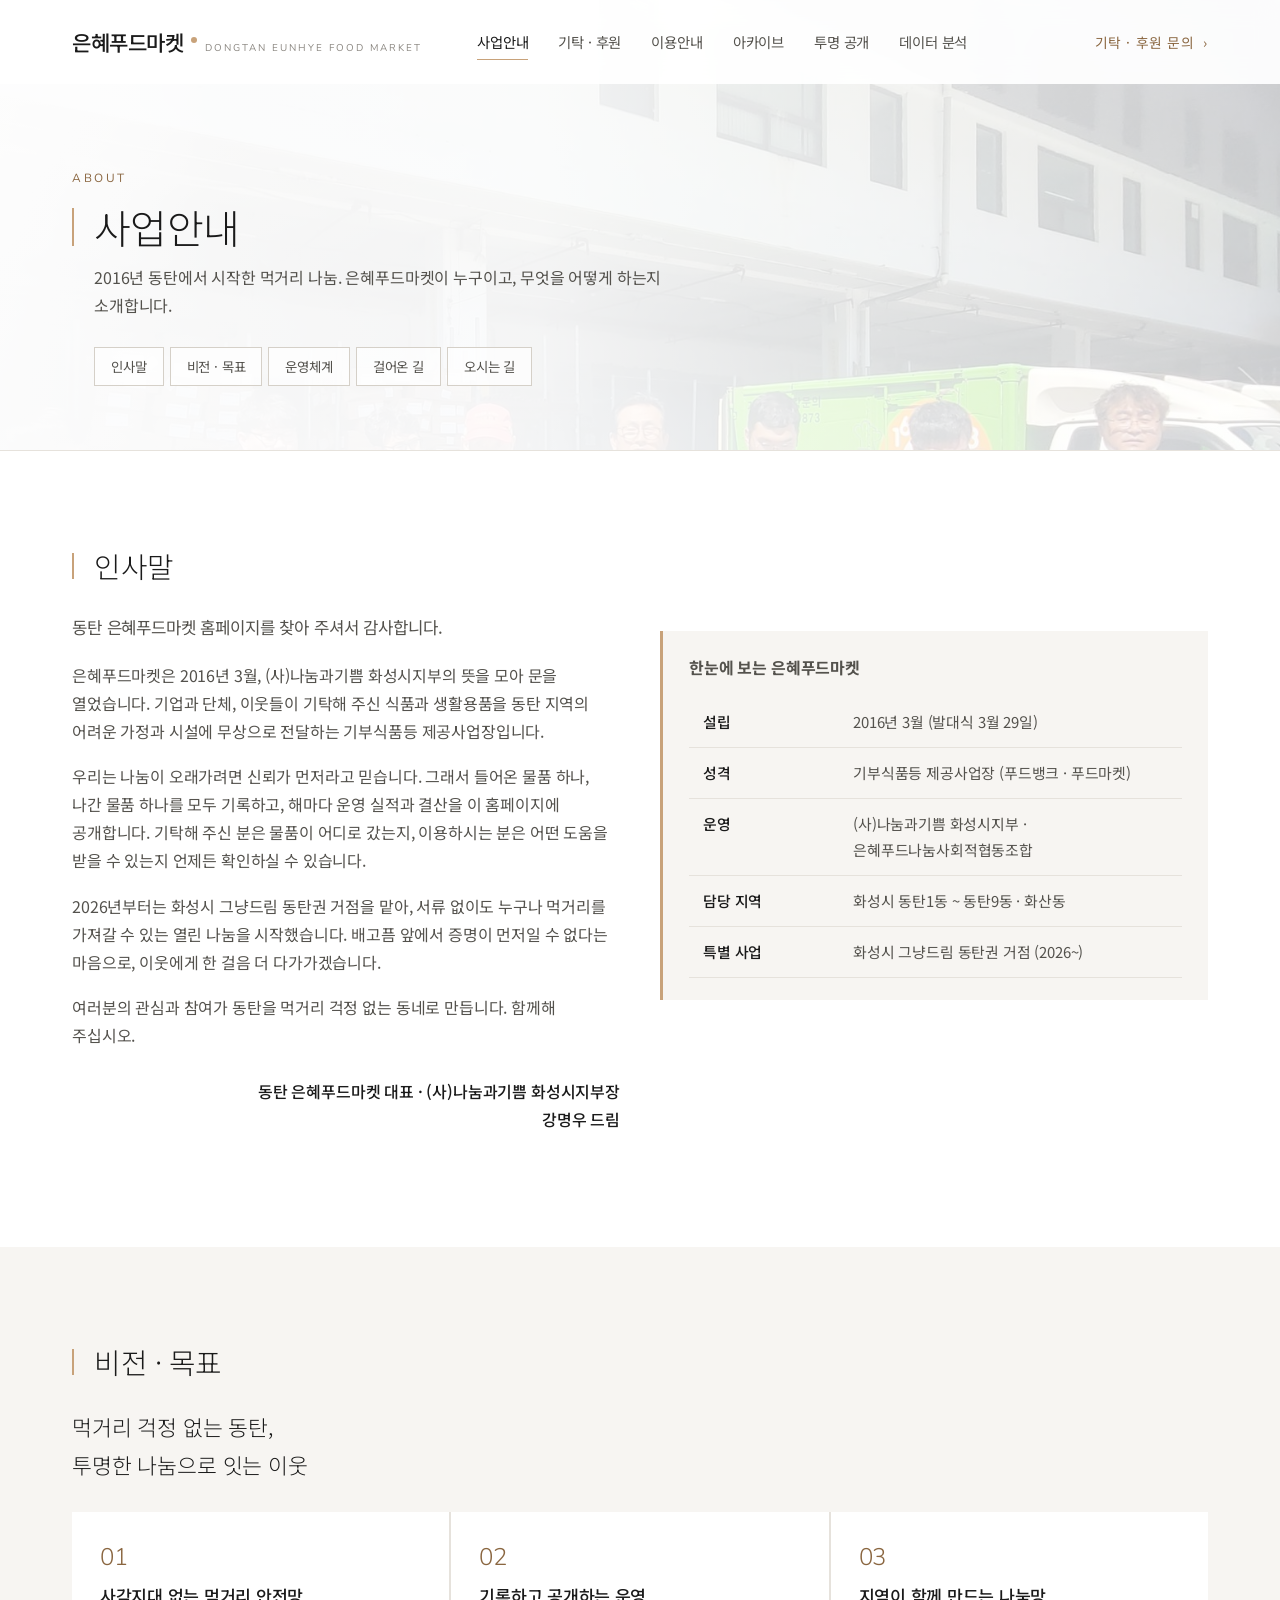
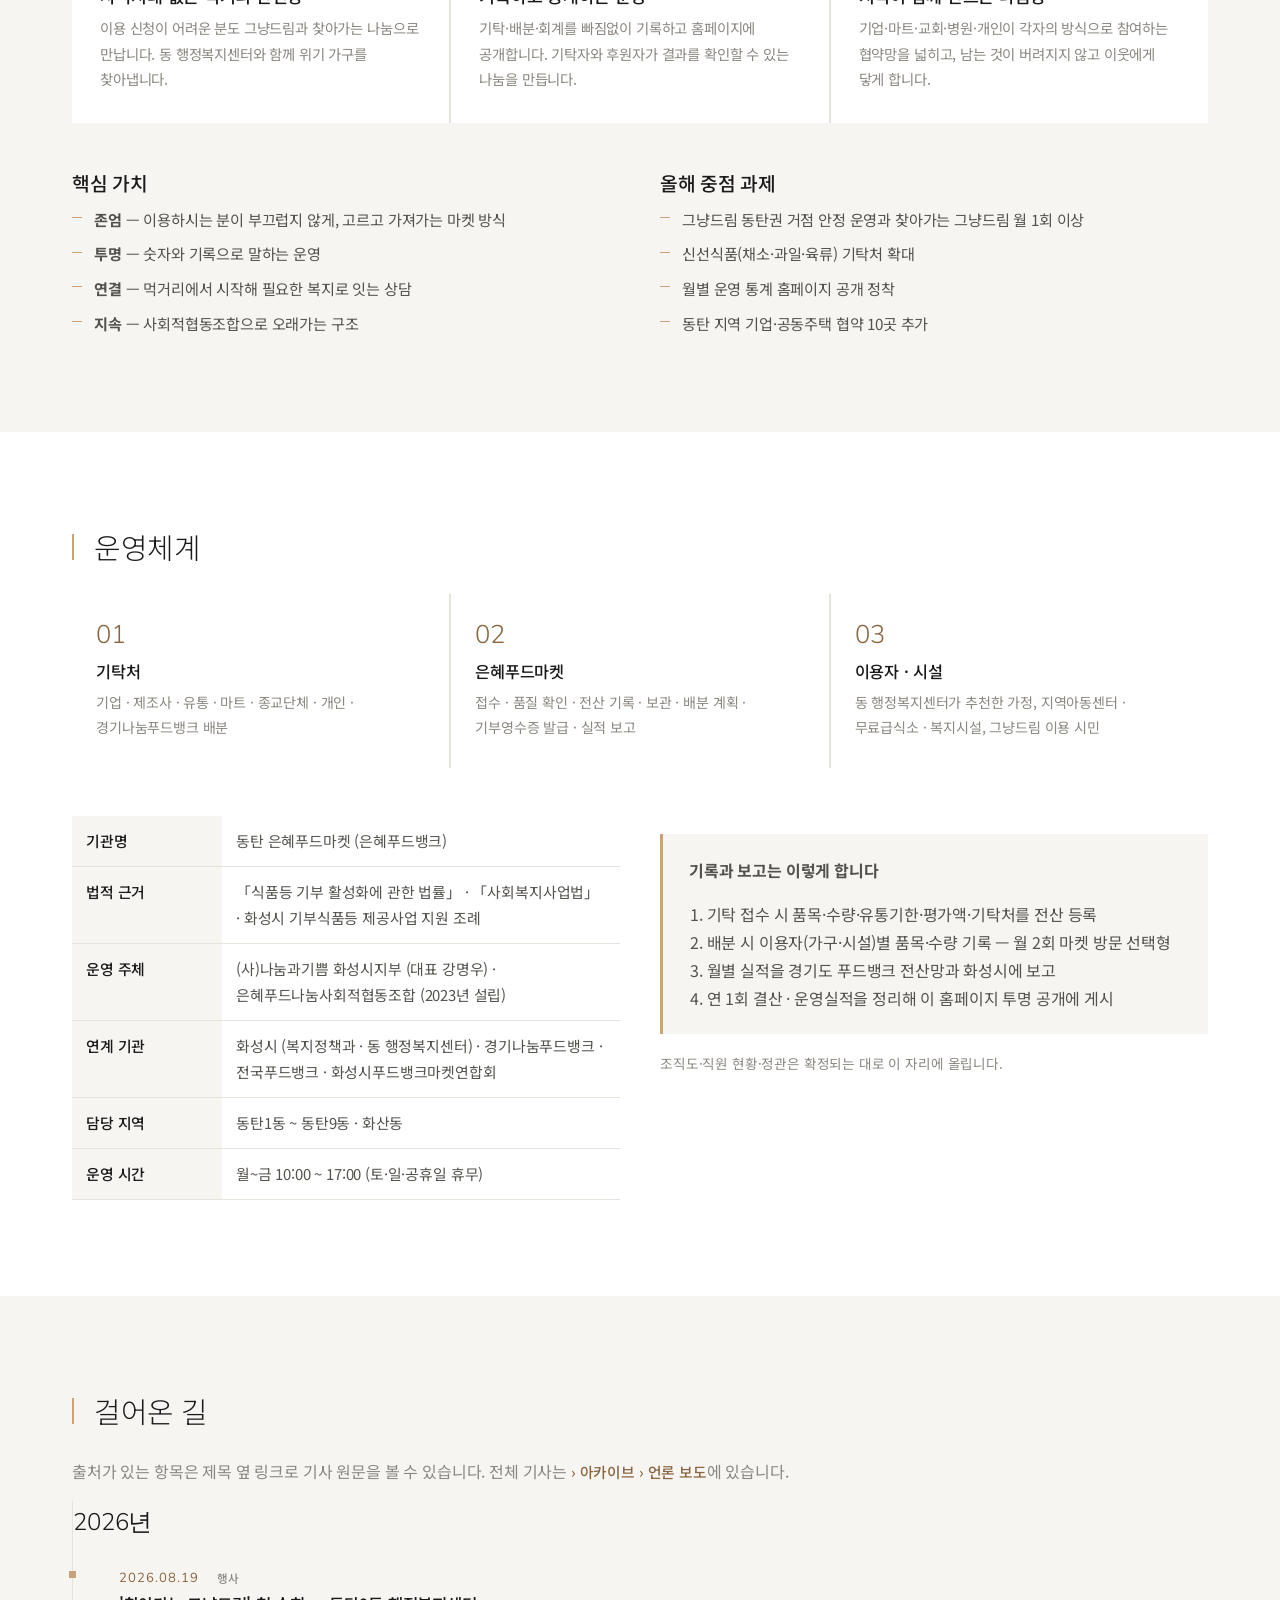
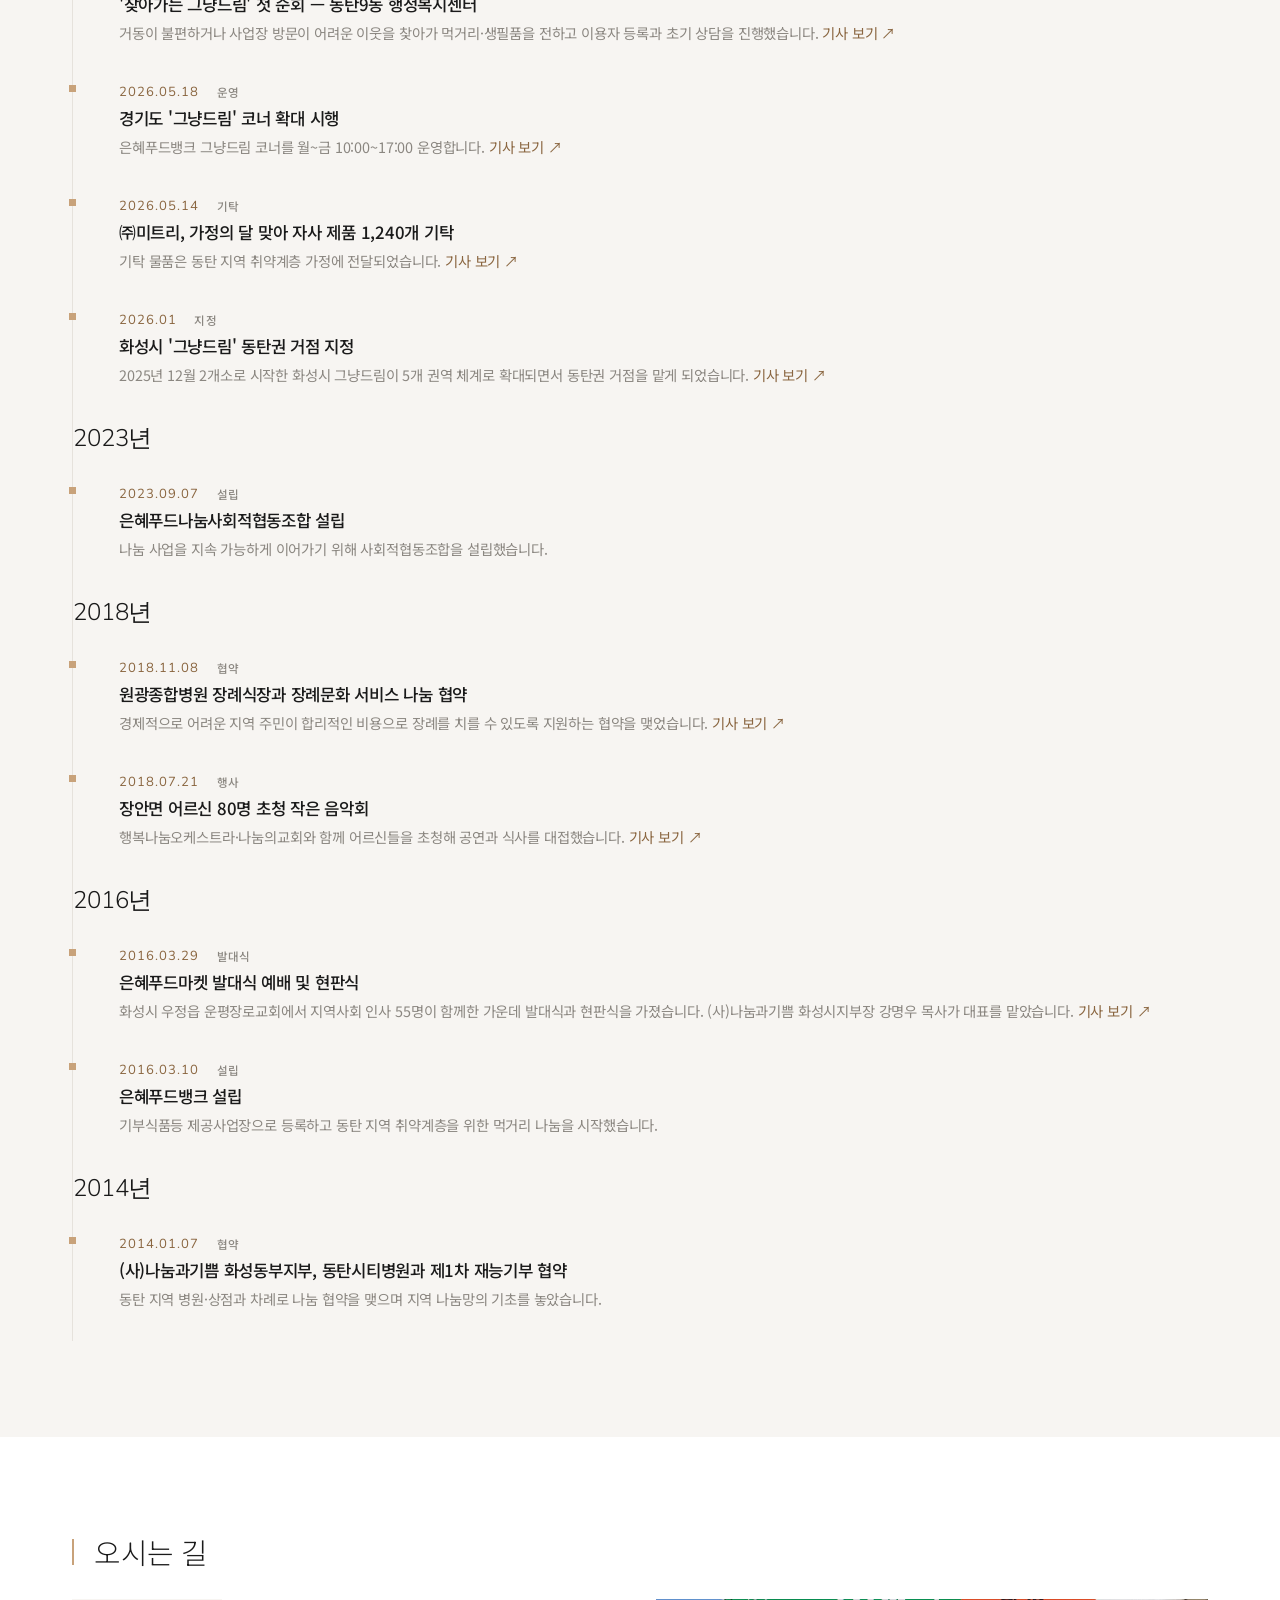
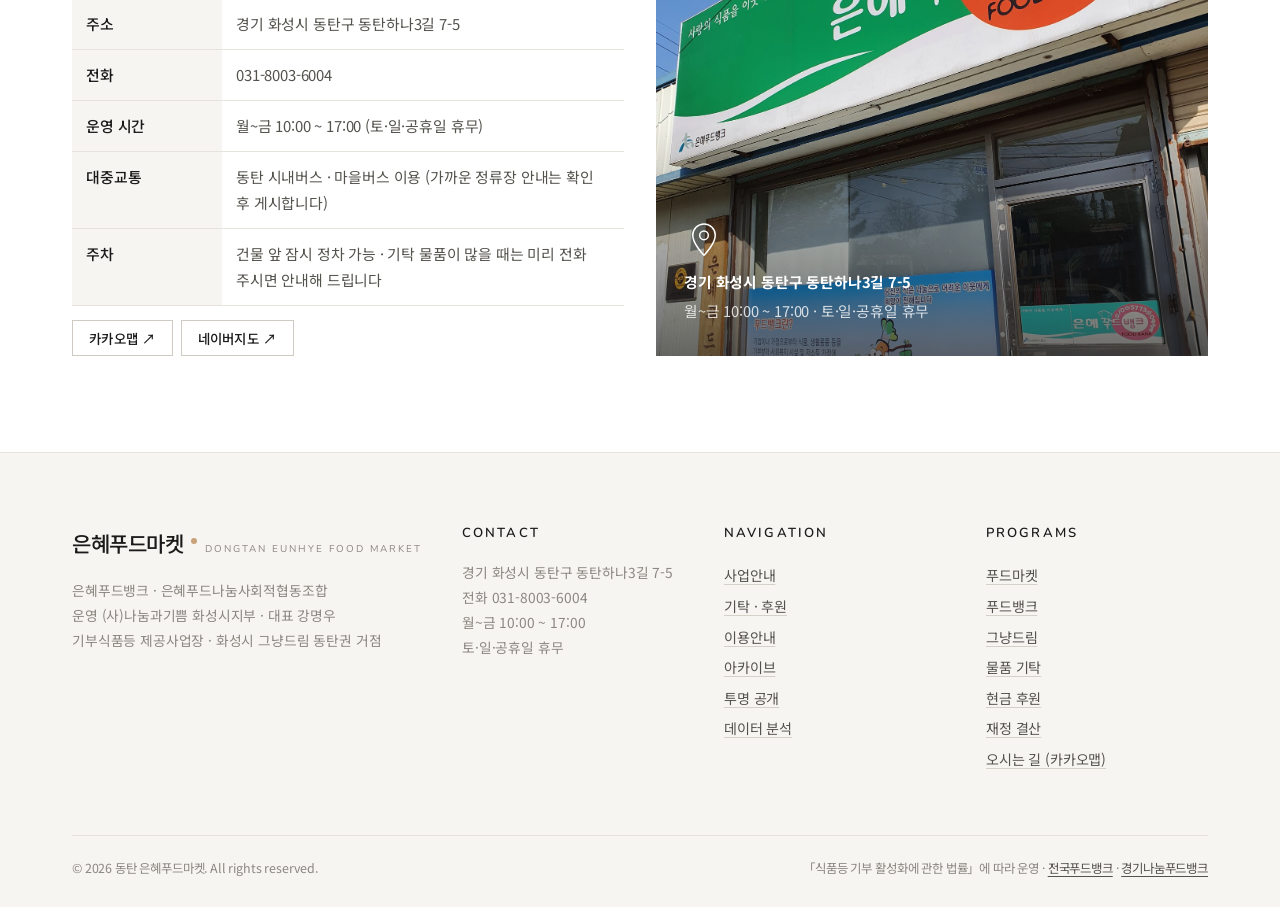
<file: about.html>
<!DOCTYPE html>
<html lang="ko">
<head>
  <meta charset="UTF-8" />
  <meta name="viewport" content="width=device-width, initial-scale=1.0" />
  <title>사업안내 | 동탄 은혜푸드마켓</title>
  <meta name="description" content="동탄 은혜푸드마켓 인사말, 비전과 목표, 운영체계, 걸어온 길, 오시는 길" />
  <meta name="theme-color" content="#ffffff" />
  <link rel="icon" href="images/favicon.svg" type="image/svg+xml" />
  <link rel="preconnect" href="https://fonts.googleapis.com" />
  <link rel="preconnect" href="https://fonts.gstatic.com" crossorigin />
  <link href="https://fonts.googleapis.com/css2?family=Noto+Sans+KR:wght@300;400;500;700&family=Nunito:wght@200;300;400;600&display=swap" rel="stylesheet" />
  <link rel="stylesheet" href="css/style.css?v=9" />
</head>
<body>
<main id="main">

  <section class="page-banner" style="background-image:url(images/photo/banner-about.jpg?v=5)">
    <div class="container">
      <span class="eyebrow">ABOUT</span>
      <h1>사업안내</h1>
      <p>2016년 동탄에서 시작한 먹거리 나눔. 은혜푸드마켓이 누구이고, 무엇을 어떻게 하는지 소개합니다.</p>
      <nav class="ph-tabs" aria-label="사업안내 하위 메뉴">
        <a href="#greeting">인사말</a><a href="#vision">비전 · 목표</a><a href="#system">운영체계</a><a href="#history">걸어온 길</a><a href="#directions">오시는 길</a>
      </nav>
    </div>
  </section>

  <!-- 인사말 -->
  <section class="block" id="greeting">
    <div class="container">
      <h2 class="section-title">인사말</h2>
      <div class="two-col">
        <div class="prose">
          <p class="lead">동탄 은혜푸드마켓 홈페이지를 찾아 주셔서 감사합니다.</p>
          <p>은혜푸드마켓은 2016년 3월, (사)나눔과기쁨 화성시지부의 뜻을 모아 문을 열었습니다. 기업과 단체, 이웃들이 기탁해 주신 식품과 생활용품을 동탄 지역의 어려운 가정과 시설에 무상으로 전달하는 기부식품등 제공사업장입니다.</p>
          <p>우리는 나눔이 오래가려면 신뢰가 먼저라고 믿습니다. 그래서 들어온 물품 하나, 나간 물품 하나를 모두 기록하고, 해마다 운영 실적과 결산을 이 홈페이지에 공개합니다. 기탁해 주신 분은 물품이 어디로 갔는지, 이용하시는 분은 어떤 도움을 받을 수 있는지 언제든 확인하실 수 있습니다.</p>
          <p>2026년부터는 화성시 그냥드림 동탄권 거점을 맡아, 서류 없이도 누구나 먹거리를 가져갈 수 있는 열린 나눔을 시작했습니다. 배고픔 앞에서 증명이 먼저일 수 없다는 마음으로, 이웃에게 한 걸음 더 다가가겠습니다.</p>
          <p>여러분의 관심과 참여가 동탄을 먹거리 걱정 없는 동네로 만듭니다. 함께해 주십시오.</p>
          <p class="sign">동탄 은혜푸드마켓 대표 · (사)나눔과기쁨 화성시지부장<br />강명우 드림</p>
        </div>
        <div>
          <div class="callout">
            <p><b>한눈에 보는 은혜푸드마켓</b></p>
            <table class="info-table">
              <tr><th>설립</th><td>2016년 3월 (발대식 3월 29일)</td></tr>
              <tr><th>성격</th><td>기부식품등 제공사업장 (푸드뱅크 · 푸드마켓)</td></tr>
              <tr><th>운영</th><td>(사)나눔과기쁨 화성시지부 · 은혜푸드나눔사회적협동조합</td></tr>
              <tr><th>담당 지역</th><td>화성시 동탄1동 ~ 동탄9동 · 화산동</td></tr>
              <tr><th>특별 사업</th><td>화성시 그냥드림 동탄권 거점 (2026~)</td></tr>
            </table>
          </div>
        </div>
      </div>
    </div>
  </section>

  <!-- 비전 · 목표 -->
  <section class="block bg-cream" id="vision">
    <div class="container">
      <h2 class="section-title">비전 · 목표</h2>
      <p class="lead" style="max-width:760px;font-size:1.35rem;color:var(--ink);font-weight:300">먹거리 걱정 없는 동탄,<br />투명한 나눔으로 잇는 이웃</p>
      <div class="principles mt-3">
        <div class="principle"><span class="p-num">01</span><h3>사각지대 없는 먹거리 안전망</h3><p>이용 신청이 어려운 분도 그냥드림과 찾아가는 나눔으로 만납니다. 동 행정복지센터와 함께 위기 가구를 찾아냅니다.</p></div>
        <div class="principle"><span class="p-num">02</span><h3>기록하고 공개하는 운영</h3><p>기탁·배분·회계를 빠짐없이 기록하고 홈페이지에 공개합니다. 기탁자와 후원자가 결과를 확인할 수 있는 나눔을 만듭니다.</p></div>
        <div class="principle"><span class="p-num">03</span><h3>지역이 함께 만드는 나눔망</h3><p>기업·마트·교회·병원·개인이 각자의 방식으로 참여하는 협약망을 넓히고, 남는 것이 버려지지 않고 이웃에게 닿게 합니다.</p></div>
      </div>
      <div class="two-col mt-4">
        <div>
          <h3 style="font-size:1.2rem;margin-bottom:10px">핵심 가치</h3>
          <ul class="check-list">
            <li><b>존엄</b> — 이용하시는 분이 부끄럽지 않게, 고르고 가져가는 마켓 방식</li>
            <li><b>투명</b> — 숫자와 기록으로 말하는 운영</li>
            <li><b>연결</b> — 먹거리에서 시작해 필요한 복지로 잇는 상담</li>
            <li><b>지속</b> — 사회적협동조합으로 오래가는 구조</li>
          </ul>
        </div>
        <div>
          <h3 style="font-size:1.2rem;margin-bottom:10px">올해 중점 과제</h3>
          <ul class="check-list">
            <li>그냥드림 동탄권 거점 안정 운영과 찾아가는 그냥드림 월 1회 이상</li>
            <li>신선식품(채소·과일·육류) 기탁처 확대</li>
            <li>월별 운영 통계 홈페이지 공개 정착</li>
            <li>동탄 지역 기업·공동주택 협약 10곳 추가</li>
          </ul>
        </div>
      </div>
    </div>
  </section>

  <!-- 운영체계 -->
  <section class="block" id="system">
    <div class="container">
      <h2 class="section-title">운영체계</h2>
      <div class="steps" style="grid-template-columns:repeat(3,1fr)">
        <div class="step"><h3>기탁처</h3><p>기업 · 제조사 · 유통 · 마트 · 종교단체 · 개인 · 경기나눔푸드뱅크 배분</p></div>
        <div class="step"><h3>은혜푸드마켓</h3><p>접수 · 품질 확인 · 전산 기록 · 보관 · 배분 계획 · 기부영수증 발급 · 실적 보고</p></div>
        <div class="step"><h3>이용자 · 시설</h3><p>동 행정복지센터가 추천한 가정, 지역아동센터 · 무료급식소 · 복지시설, 그냥드림 이용 시민</p></div>
      </div>
      <div class="two-col mt-4">
        <table class="info-table">
          <tr><th>기관명</th><td>동탄 은혜푸드마켓 (은혜푸드뱅크)</td></tr>
          <tr><th>법적 근거</th><td>「식품등 기부 활성화에 관한 법률」 · 「사회복지사업법」 · 화성시 기부식품등 제공사업 지원 조례</td></tr>
          <tr><th>운영 주체</th><td>(사)나눔과기쁨 화성시지부 (대표 강명우) · 은혜푸드나눔사회적협동조합 (2023년 설립)</td></tr>
          <tr><th>연계 기관</th><td>화성시 (복지정책과 · 동 행정복지센터) · 경기나눔푸드뱅크 · 전국푸드뱅크 · 화성시푸드뱅크마켓연합회</td></tr>
          <tr><th>담당 지역</th><td>동탄1동 ~ 동탄9동 · 화산동</td></tr>
          <tr><th>운영 시간</th><td>월~금 10:00 ~ 17:00 (토·일·공휴일 휴무)</td></tr>
        </table>
        <div>
          <div class="callout">
            <p><b>기록과 보고는 이렇게 합니다</b></p>
            <ol style="margin:0 0 0 1.1em">
              <li>기탁 접수 시 품목·수량·유통기한·평가액·기탁처를 전산 등록</li>
              <li>배분 시 이용자(가구·시설)별 품목·수량 기록 — 월 2회 마켓 방문 선택형</li>
              <li>월별 실적을 경기도 푸드뱅크 전산망과 화성시에 보고</li>
              <li>연 1회 결산 · 운영실적을 정리해 이 홈페이지 <a href="transparency.html">투명 공개</a>에 게시</li>
            </ol>
          </div>
          <p class="hint">조직도·직원 현황·정관은 확정되는 대로 이 자리에 올립니다.</p>
        </div>
      </div>
    </div>
  </section>

  <!-- 걸어온 길 -->
  <section class="block bg-cream" id="history">
    <div class="container">
      <h2 class="section-title">걸어온 길</h2>
      <p class="muted">출처가 있는 항목은 제목 옆 링크로 기사 원문을 볼 수 있습니다. 전체 기사는 <a href="archive.html#press" class="tan-link">아카이브 › 언론 보도</a>에 있습니다.</p>
      <ul class="timeline mt-3" id="historyList"></ul>
    </div>
  </section>

  <!-- 오시는 길 -->
  <section class="block" id="directions">
    <div class="container">
      <h2 class="section-title">오시는 길</h2>
      <div class="contact-grid">
        <div>
          <table class="info-table">
            <tr><th>주소</th><td id="dAddress"></td></tr>
            <tr><th>전화</th><td id="dPhone"></td></tr>
            <tr><th>운영 시간</th><td id="dHours"></td></tr>
            <tr><th>대중교통</th><td>동탄 시내버스 · 마을버스 이용 (가까운 정류장 안내는 확인 후 게시합니다)</td></tr>
            <tr><th>주차</th><td>건물 앞 잠시 정차 가능 · 기탁 물품이 많을 때는 미리 전화 주시면 안내해 드립니다</td></tr>
          </table>
          <div class="map-links" id="mapLinks"></div>
        </div>
        <div class="map-placeholder" id="mapBox" style="background-image:url(images/photo/place-front.jpg?v=2)" role="img" aria-label="동탄 은혜푸드마켓 사업장 외관"></div>
      </div>
    </div>
  </section>

</main>

<script src="js/config.js?v=4"></script>
<script src="js/layout.js?v=4"></script>
<script src="data/history.js?v=3"></script>
<script>
(function () {
  var esc = EFM.esc, O = window.ORG;
  /* 연혁 — 해마다 묶어서 */
  var items = (window.HISTORY || []).slice().sort(function (a, b) { return a.date < b.date ? 1 : -1; });
  var html = "", year = "";
  items.forEach(function (h) {
    var y = h.date.slice(0, 4);
    if (y !== year) { year = y; html += '<li class="t-year"><span>' + y + "년</span></li>"; }
    html += '<li><span class="t-date">' + esc(EFM.fmtDate(h.date)) + '</span><span class="badge t-tag">' + esc(h.tag) + "</span><h3>" + esc(h.title) + "</h3><p>" + esc(h.desc) +
      (h.link ? ' <a href="' + esc(h.link) + '" target="_blank" rel="noopener">기사 보기 ↗</a>' : "") + "</p></li>";
  });
  document.getElementById("historyList").innerHTML = html;
  /* 오시는 길 */
  document.getElementById("dAddress").textContent = O.address;
  document.getElementById("dPhone").innerHTML = '<a href="tel:' + esc(O.phone.replace(/-/g, "")) + '">' + esc(O.phone) + "</a>";
  document.getElementById("dHours").textContent = O.hours + " (" + O.hoursNote + ")";
  document.getElementById("mapLinks").innerHTML = '<a class="btn btn-outline btn-sm" href="' + esc(O.mapKakao) + '" target="_blank" rel="noopener">카카오맵 ↗</a><a class="btn btn-outline btn-sm" href="' + esc(O.mapNaver) + '" target="_blank" rel="noopener">네이버지도 ↗</a>';
  document.getElementById("mapBox").innerHTML = "<div>" + EFM.icon("pin", "ico-lg") + "<p style='margin-top:10px'><b>" + esc(O.address) + "</b></p><p class='small' style='opacity:.8'>" + esc(O.hours) + " · " + esc(O.hoursNote) + "</p></div>";
})();
</script>
</body>
</html>
</file>
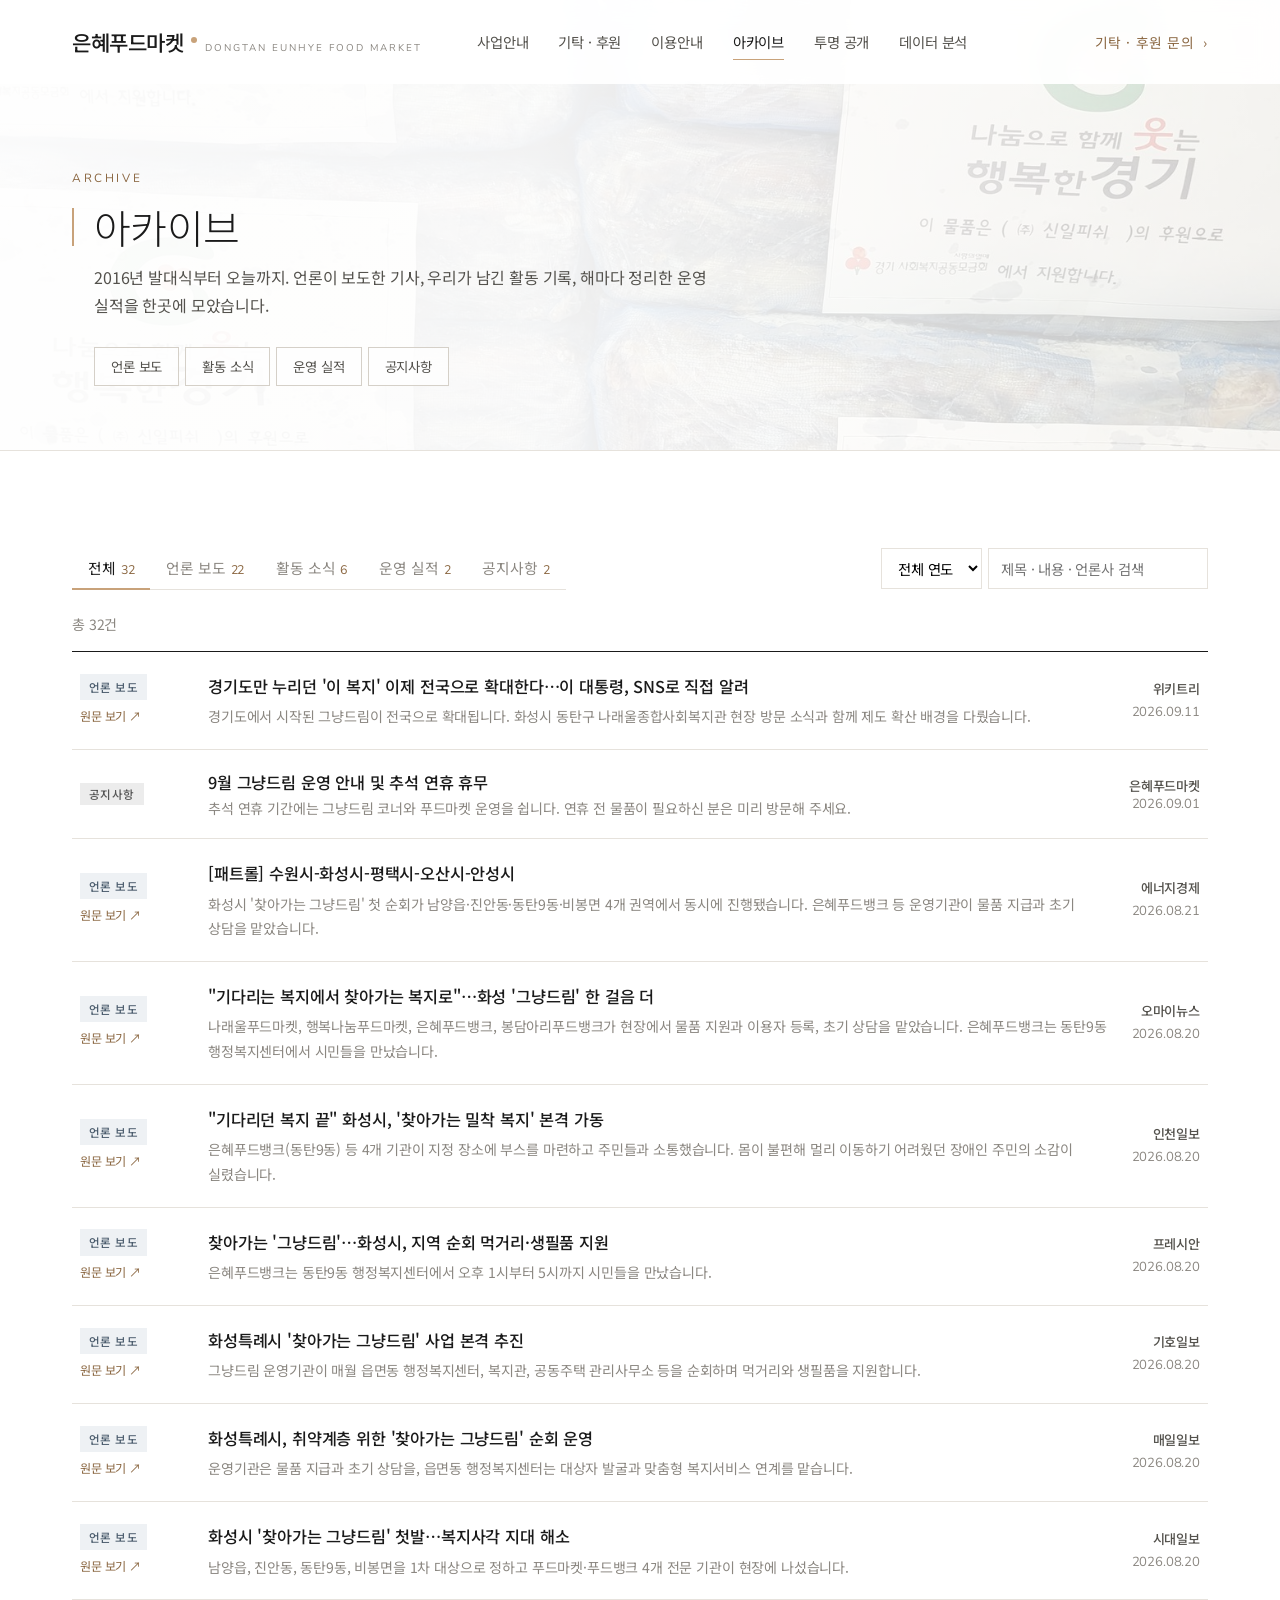
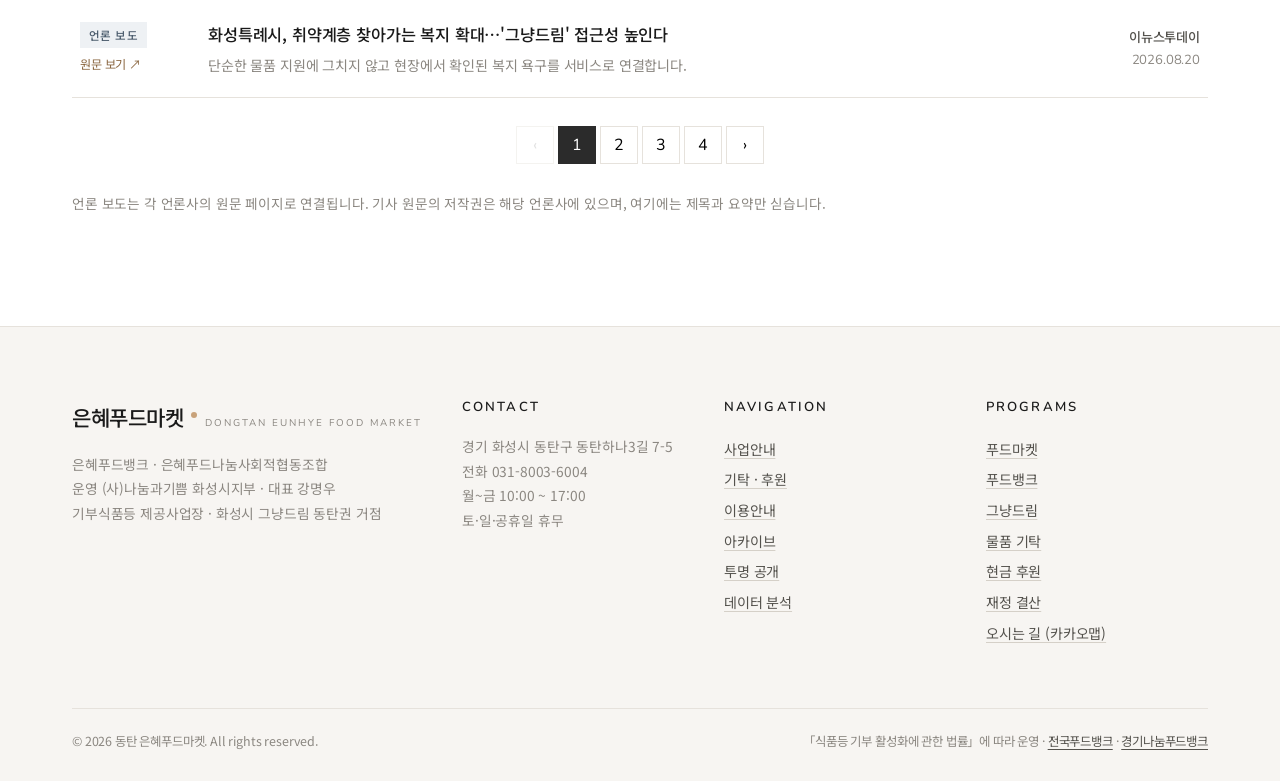
<file: archive.html>
<!DOCTYPE html>
<html lang="ko">
<head>
  <meta charset="UTF-8" />
  <meta name="viewport" content="width=device-width, initial-scale=1.0" />
  <title>아카이브 | 동탄 은혜푸드마켓</title>
  <meta name="description" content="은혜푸드마켓 언론 보도, 활동 소식, 운영 실적, 공지사항 아카이브" />
  <meta name="theme-color" content="#ffffff" />
  <link rel="icon" href="images/favicon.svg" type="image/svg+xml" />
  <link rel="preconnect" href="https://fonts.googleapis.com" />
  <link rel="preconnect" href="https://fonts.gstatic.com" crossorigin />
  <link href="https://fonts.googleapis.com/css2?family=Noto+Sans+KR:wght@300;400;500;700&family=Nunito:wght@200;300;400;600&display=swap" rel="stylesheet" />
  <link rel="stylesheet" href="css/style.css?v=9" />
</head>
<body>
<main id="main">

  <section class="page-banner" style="background-image:url(images/photo/banner-archive.jpg?v=5)">
    <div class="container">
      <span class="eyebrow">ARCHIVE</span>
      <h1>아카이브</h1>
      <p>2016년 발대식부터 오늘까지. 언론이 보도한 기사, 우리가 남긴 활동 기록, 해마다 정리한 운영 실적을 한곳에 모았습니다.</p>
      <nav class="ph-tabs" aria-label="아카이브 분류">
        <a href="#press">언론 보도</a><a href="#activity">활동 소식</a><a href="#report">운영 실적</a><a href="#notice">공지사항</a>
      </nav>
    </div>
  </section>

  <section class="block" id="boardTop">
    <div class="container">
      <div class="board-tools">
        <div class="tabs" id="tabs"></div>
        <div class="board-search">
          <select id="year" aria-label="연도"><option value="">전체 연도</option></select>
          <input type="search" id="q" placeholder="제목 · 내용 · 언론사 검색" aria-label="검색" />
        </div>
      </div>
      <p class="small muted" id="resultCount"></p>
      <ul class="board" id="boardList"></ul>
      <div class="pager" id="pager"></div>
      <p class="hint mt-3">언론 보도는 각 언론사의 원문 페이지로 연결됩니다. 기사 원문의 저작권은 해당 언론사에 있으며, 여기에는 제목과 요약만 싣습니다.</p>
    </div>
  </section>

  <!-- 본문 창 -->
  <div class="modal-bg" id="modalBg" role="dialog" aria-modal="true" aria-labelledby="mTitle">
    <div class="modal">
      <button type="button" class="m-close" id="mClose" aria-label="닫기">×</button>
      <h2 id="mTitle"></h2>
      <p class="m-meta" id="mMeta"></p>
      <div class="m-body" id="mBody"></div>
    </div>
  </div>

</main>

<script src="js/config.js?v=4"></script>
<script src="js/layout.js?v=4"></script>
<script src="data/archive.js?v=3"></script>
<script src="js/archive.js?v=3"></script>
</body>
</html>
</file>
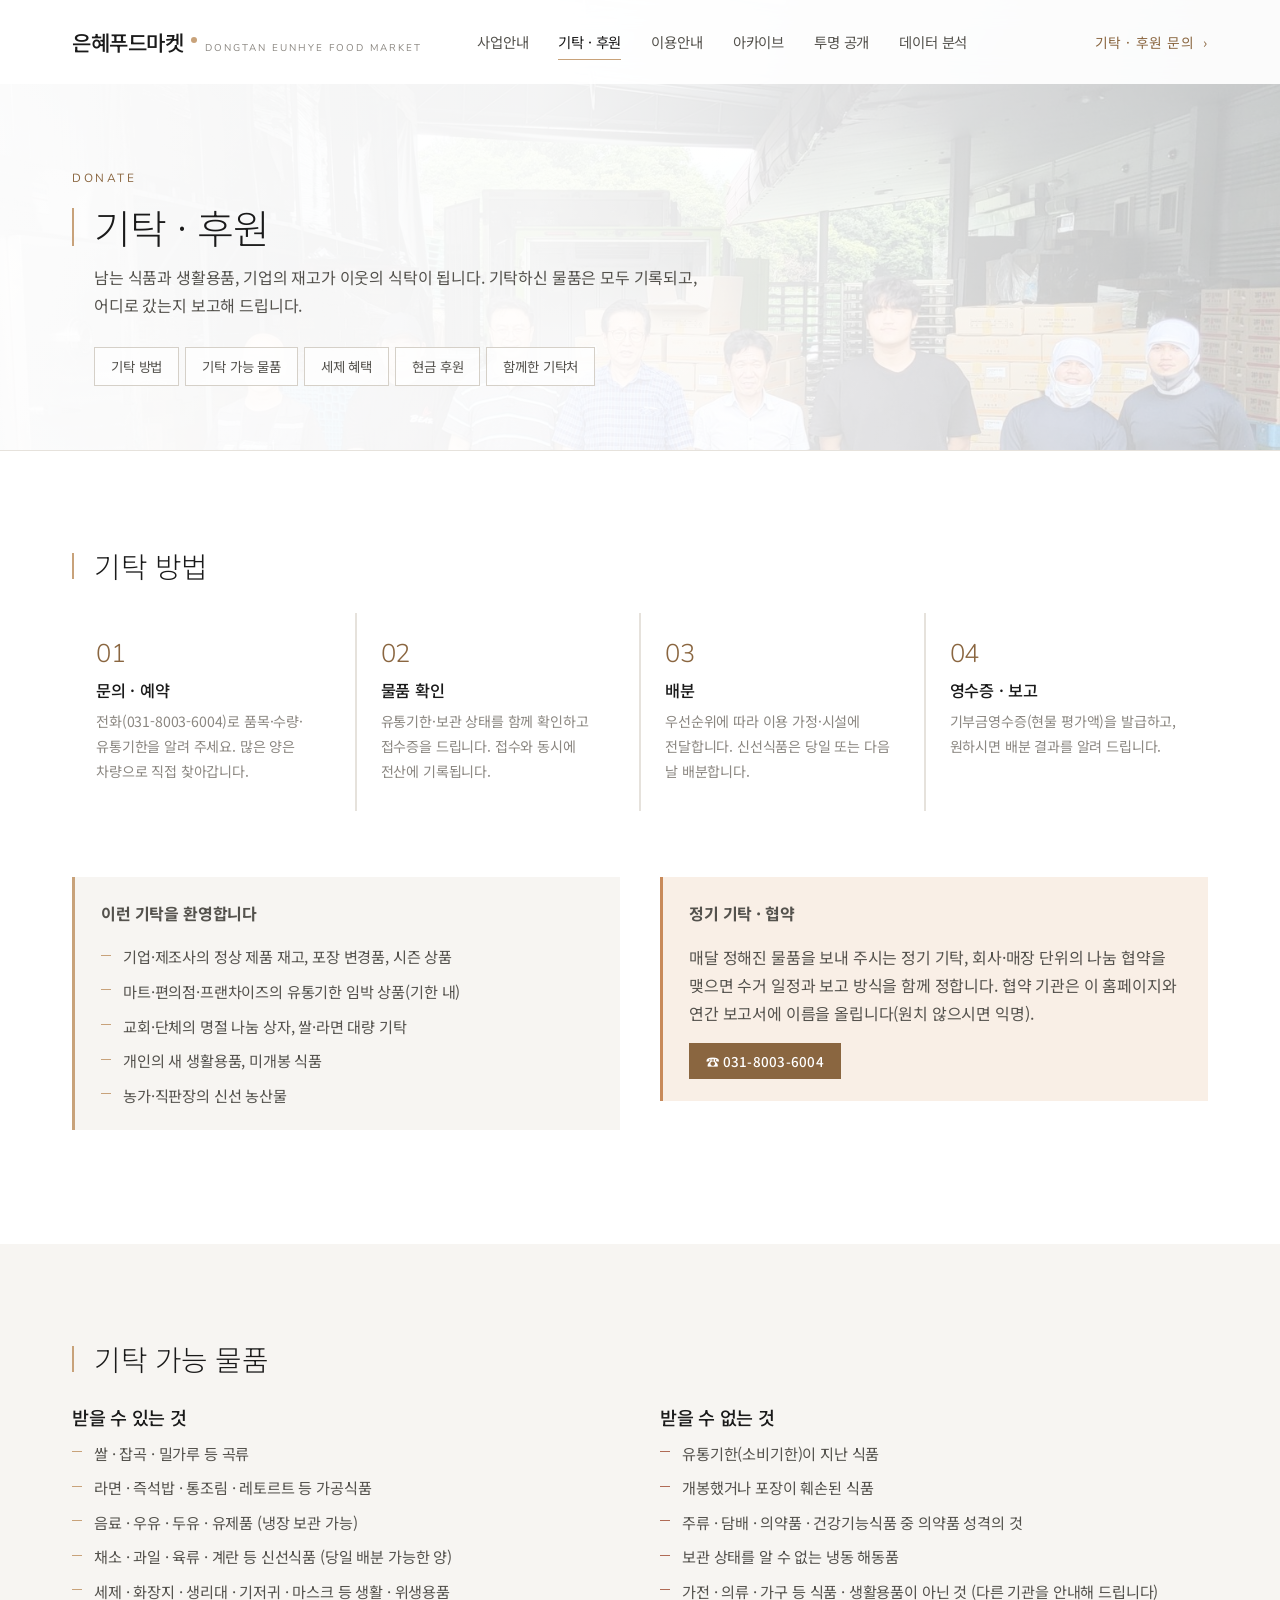
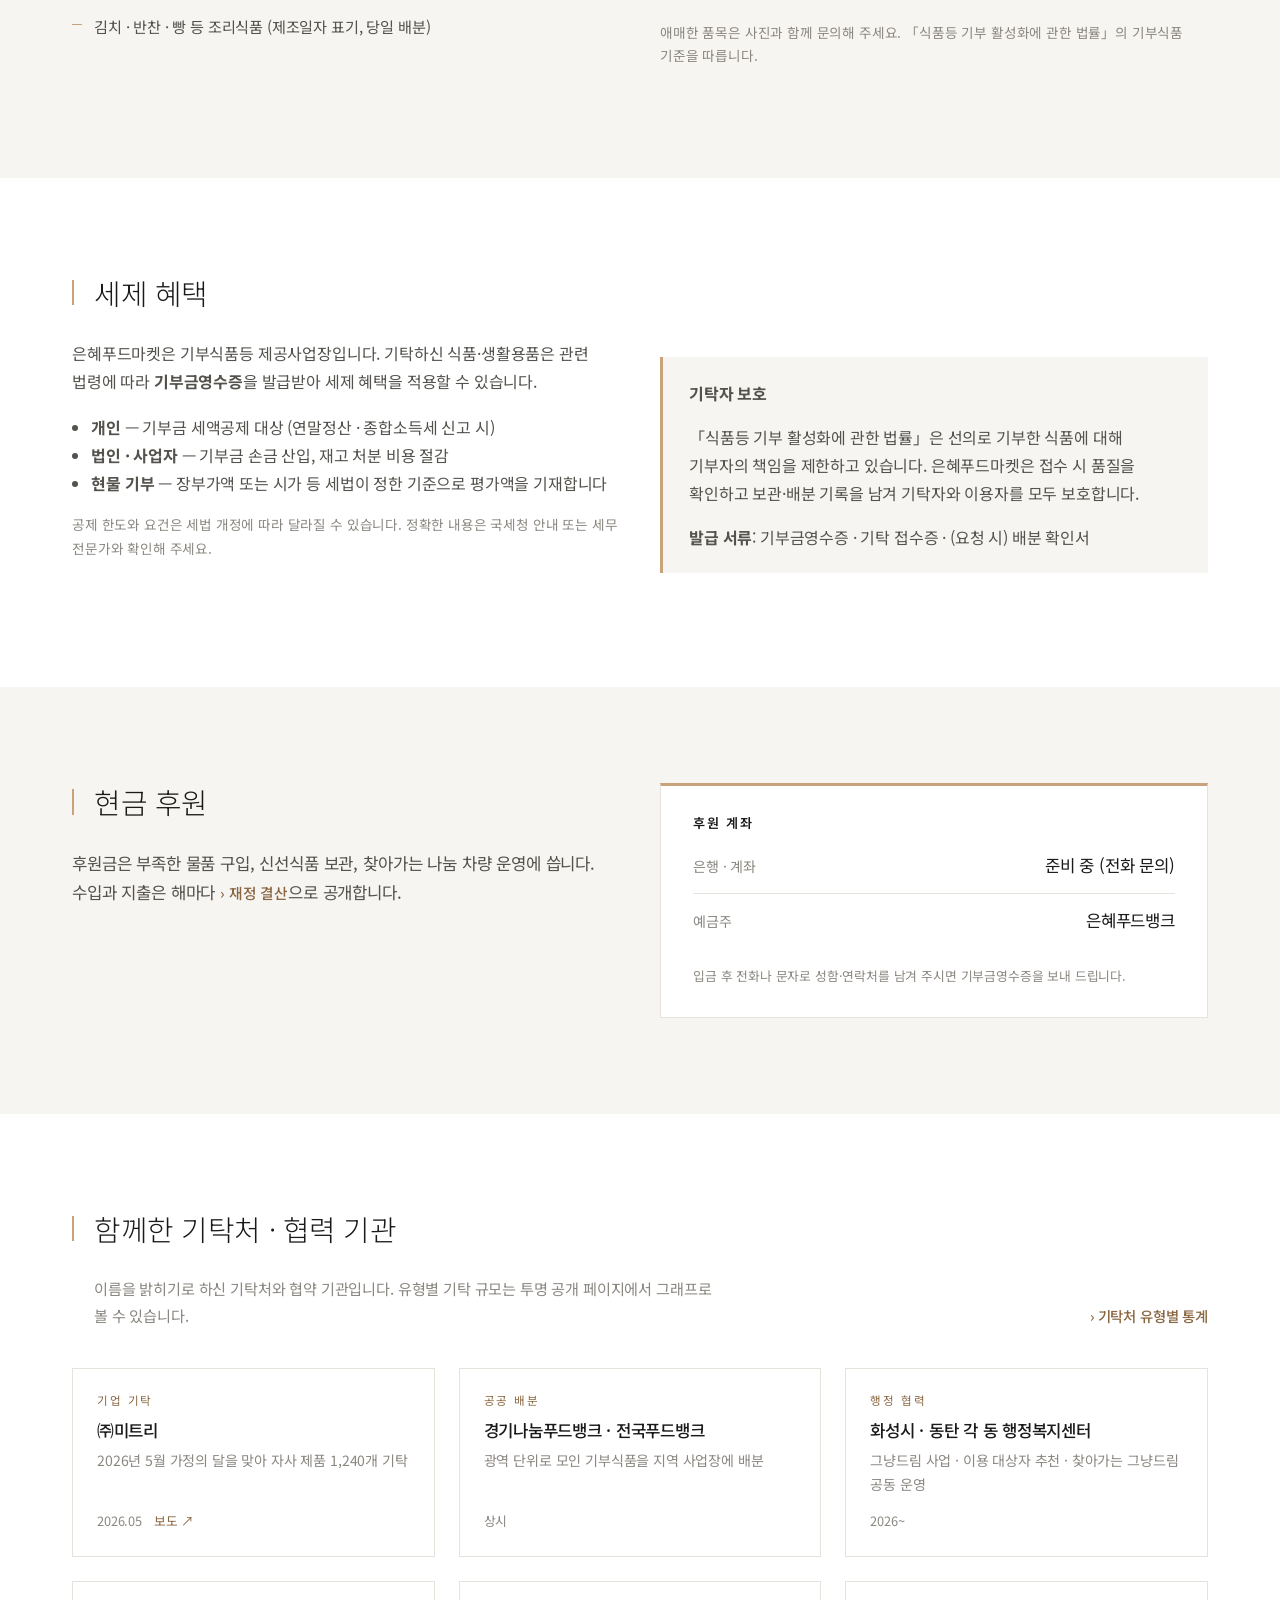
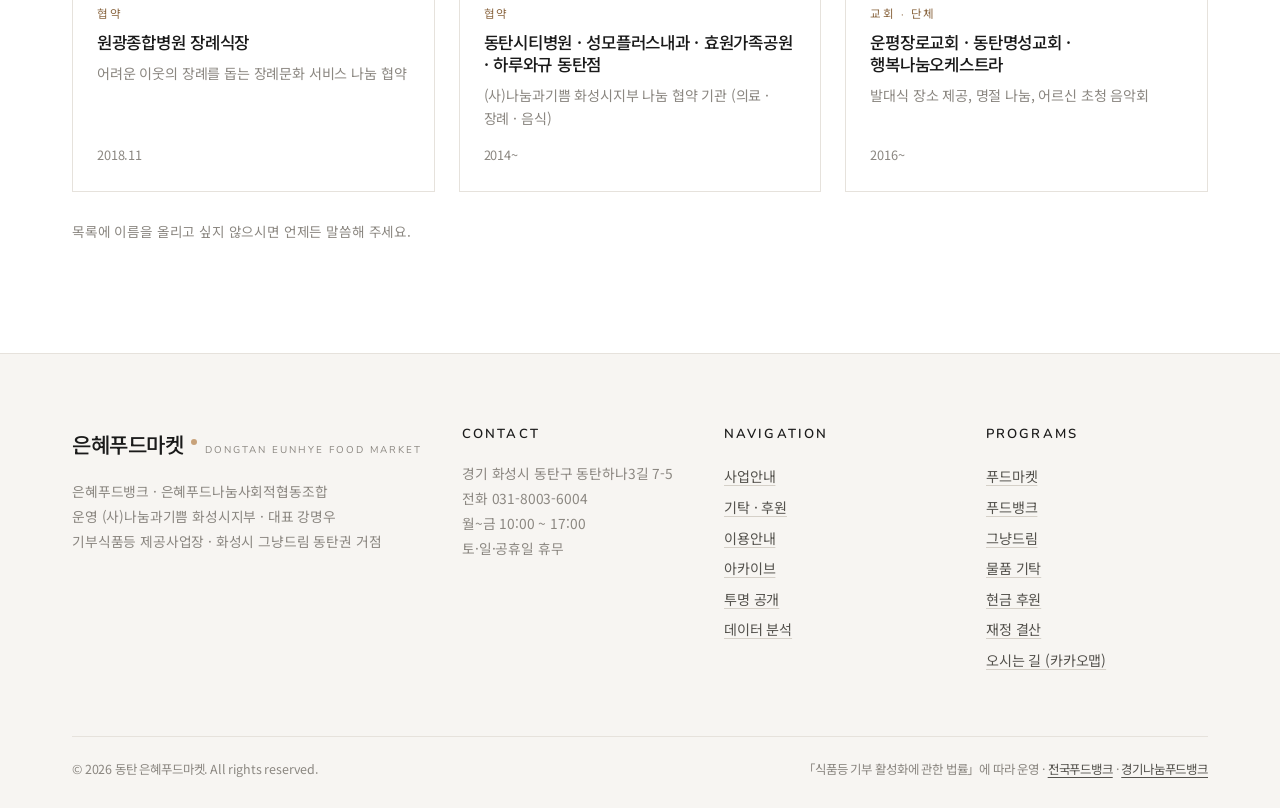
<file: donate.html>
<!DOCTYPE html>
<html lang="ko">
<head>
  <meta charset="UTF-8" />
  <meta name="viewport" content="width=device-width, initial-scale=1.0" />
  <title>기탁 · 후원 | 동탄 은혜푸드마켓</title>
  <meta name="description" content="식품·생활용품 기탁 방법, 기탁 가능 물품, 세제 혜택, 함께한 기탁처 안내" />
  <meta name="theme-color" content="#ffffff" />
  <link rel="icon" href="images/favicon.svg" type="image/svg+xml" />
  <link rel="preconnect" href="https://fonts.googleapis.com" />
  <link rel="preconnect" href="https://fonts.gstatic.com" crossorigin />
  <link href="https://fonts.googleapis.com/css2?family=Noto+Sans+KR:wght@300;400;500;700&family=Nunito:wght@200;300;400;600&display=swap" rel="stylesheet" />
  <link rel="stylesheet" href="css/style.css?v=9" />
</head>
<body>
<main id="main">

  <section class="page-banner" style="background-image:url(images/photo/banner-donate.jpg?v=5)">
    <div class="container">
      <span class="eyebrow">DONATE</span>
      <h1>기탁 · 후원</h1>
      <p>남는 식품과 생활용품, 기업의 재고가 이웃의 식탁이 됩니다. 기탁하신 물품은 모두 기록되고, 어디로 갔는지 보고해 드립니다.</p>
      <nav class="ph-tabs" aria-label="기탁 하위 메뉴">
        <a href="#how">기탁 방법</a><a href="#items">기탁 가능 물품</a><a href="#tax">세제 혜택</a><a href="#money">현금 후원</a><a href="#donors">함께한 기탁처</a>
      </nav>
    </div>
  </section>

  <!-- 기탁 방법 -->
  <section class="block" id="how">
    <div class="container">
      <h2 class="section-title">기탁 방법</h2>
      <div class="steps">
        <div class="step"><h3>문의 · 예약</h3><p>전화(<span data-phone></span>)로 품목·수량·유통기한을 알려 주세요. 많은 양은 차량으로 직접 찾아갑니다.</p></div>
        <div class="step"><h3>물품 확인</h3><p>유통기한·보관 상태를 함께 확인하고 접수증을 드립니다. 접수와 동시에 전산에 기록됩니다.</p></div>
        <div class="step"><h3>배분</h3><p>우선순위에 따라 이용 가정·시설에 전달합니다. 신선식품은 당일 또는 다음 날 배분합니다.</p></div>
        <div class="step"><h3>영수증 · 보고</h3><p>기부금영수증(현물 평가액)을 발급하고, 원하시면 배분 결과를 알려 드립니다.</p></div>
      </div>
      <div class="two-col mt-4">
        <div class="callout">
          <p><b>이런 기탁을 환영합니다</b></p>
          <ul class="check-list">
            <li>기업·제조사의 정상 제품 재고, 포장 변경품, 시즌 상품</li>
            <li>마트·편의점·프랜차이즈의 유통기한 임박 상품(기한 내)</li>
            <li>교회·단체의 명절 나눔 상자, 쌀·라면 대량 기탁</li>
            <li>개인의 새 생활용품, 미개봉 식품</li>
            <li>농가·직판장의 신선 농산물</li>
          </ul>
        </div>
        <div class="callout orange">
          <p><b>정기 기탁 · 협약</b></p>
          <p>매달 정해진 물품을 보내 주시는 정기 기탁, 회사·매장 단위의 나눔 협약을 맺으면 수거 일정과 보고 방식을 함께 정합니다. 협약 기관은 이 홈페이지와 연간 보고서에 이름을 올립니다(원치 않으시면 익명).</p>
          <a class="btn btn-orange btn-sm" href="tel:" id="callBtn">전화로 문의하기</a>
        </div>
      </div>
    </div>
  </section>

  <!-- 기탁 가능 물품 -->
  <section class="block bg-cream" id="items">
    <div class="container">
      <h2 class="section-title">기탁 가능 물품</h2>
      <div class="two-col">
        <div>
          <h3 style="font-size:1.15rem;margin-bottom:10px">받을 수 있는 것</h3>
          <ul class="check-list">
            <li>쌀 · 잡곡 · 밀가루 등 곡류</li>
            <li>라면 · 즉석밥 · 통조림 · 레토르트 등 가공식품</li>
            <li>음료 · 우유 · 두유 · 유제품 (냉장 보관 가능)</li>
            <li>채소 · 과일 · 육류 · 계란 등 신선식품 (당일 배분 가능한 양)</li>
            <li>세제 · 화장지 · 생리대 · 기저귀 · 마스크 등 생활 · 위생용품</li>
            <li>김치 · 반찬 · 빵 등 조리식품 (제조일자 표기, 당일 배분)</li>
          </ul>
        </div>
        <div>
          <h3 style="font-size:1.15rem;margin-bottom:10px">받을 수 없는 것</h3>
          <ul class="check-list x-list">
            <li>유통기한(소비기한)이 지난 식품</li>
            <li>개봉했거나 포장이 훼손된 식품</li>
            <li>주류 · 담배 · 의약품 · 건강기능식품 중 의약품 성격의 것</li>
            <li>보관 상태를 알 수 없는 냉동 해동품</li>
            <li>가전 · 의류 · 가구 등 식품 · 생활용품이 아닌 것 (다른 기관을 안내해 드립니다)</li>
          </ul>
          <p class="hint mt-2">애매한 품목은 사진과 함께 문의해 주세요. 「식품등 기부 활성화에 관한 법률」의 기부식품 기준을 따릅니다.</p>
        </div>
      </div>
    </div>
  </section>

  <!-- 세제 혜택 -->
  <section class="block" id="tax">
    <div class="container">
      <h2 class="section-title">세제 혜택</h2>
      <div class="two-col">
        <div class="prose">
          <p>은혜푸드마켓은 기부식품등 제공사업장입니다. 기탁하신 식품·생활용품은 관련 법령에 따라 <b>기부금영수증</b>을 발급받아 세제 혜택을 적용할 수 있습니다.</p>
          <ul>
            <li><b>개인</b> — 기부금 세액공제 대상 (연말정산 · 종합소득세 신고 시)</li>
            <li><b>법인 · 사업자</b> — 기부금 손금 산입, 재고 처분 비용 절감</li>
            <li><b>현물 기부</b> — 장부가액 또는 시가 등 세법이 정한 기준으로 평가액을 기재합니다</li>
          </ul>
          <p class="hint">공제 한도와 요건은 세법 개정에 따라 달라질 수 있습니다. 정확한 내용은 국세청 안내 또는 세무 전문가와 확인해 주세요.</p>
        </div>
        <div class="callout">
          <p><b>기탁자 보호</b></p>
          <p>「식품등 기부 활성화에 관한 법률」은 선의로 기부한 식품에 대해 기부자의 책임을 제한하고 있습니다. 은혜푸드마켓은 접수 시 품질을 확인하고 보관·배분 기록을 남겨 기탁자와 이용자를 모두 보호합니다.</p>
          <p class="mb-0" style="margin:0"><b>발급 서류</b>: 기부금영수증 · 기탁 접수증 · (요청 시) 배분 확인서</p>
        </div>
      </div>
    </div>
  </section>

  <!-- 현금 후원 -->
  <section class="block bg-cream" id="money">
    <div class="container two-col">
      <div>
        <h2 class="section-title">현금 후원</h2>
        <p class="lead">후원금은 부족한 물품 구입, 신선식품 보관, 찾아가는 나눔 차량 운영에 씁니다. 수입과 지출은 해마다 <a href="transparency.html#finance" class="tan-link">재정 결산</a>으로 공개합니다.</p>
      </div>
      <div class="trust-card">
        <h3>후원 계좌</h3>
        <div class="tc-row"><span class="tc-label">은행 · 계좌</span><span class="tc-val" id="acctNo"></span></div>
        <div class="tc-row"><span class="tc-label">예금주</span><span class="tc-val" id="acctHolder"></span></div>
        <p class="tc-foot">입금 후 전화나 문자로 성함·연락처를 남겨 주시면 기부금영수증을 보내 드립니다.</p>
      </div>
    </div>
  </section>

  <!-- 함께한 기탁처 -->
  <section class="block" id="donors">
    <div class="container">
      <div class="sec-head">
        <div>
          <h2 class="section-title">함께한 기탁처 · 협력 기관</h2>
          <p class="sec-desc">이름을 밝히기로 하신 기탁처와 협약 기관입니다. 유형별 기탁 규모는 투명 공개 페이지에서 그래프로 볼 수 있습니다.</p>
        </div>
        <a class="more" href="transparency.html#donation">기탁처 유형별 통계</a>
      </div>
      <div class="cards">
        <div class="card"><div class="card-body"><span class="card-tag">기업 기탁</span><h3>㈜미트리</h3><p class="desc">2026년 5월 가정의 달을 맞아 자사 제품 1,240개 기탁</p><div class="meta"><span>2026.05</span><a href="https://www.hinews.co.kr/view.php?ud=2026052212235229859aeda69934_48" target="_blank" rel="noopener" style="color:var(--tan-dark)">보도 ↗</a></div></div></div>
        <div class="card"><div class="card-body"><span class="card-tag">공공 배분</span><h3>경기나눔푸드뱅크 · 전국푸드뱅크</h3><p class="desc">광역 단위로 모인 기부식품을 지역 사업장에 배분</p><div class="meta"><span>상시</span></div></div></div>
        <div class="card"><div class="card-body"><span class="card-tag">행정 협력</span><h3>화성시 · 동탄 각 동 행정복지센터</h3><p class="desc">그냥드림 사업 · 이용 대상자 추천 · 찾아가는 그냥드림 공동 운영</p><div class="meta"><span>2026~</span></div></div></div>
        <div class="card"><div class="card-body"><span class="card-tag">협약</span><h3>원광종합병원 장례식장</h3><p class="desc">어려운 이웃의 장례를 돕는 장례문화 서비스 나눔 협약</p><div class="meta"><span>2018.11</span></div></div></div>
        <div class="card"><div class="card-body"><span class="card-tag">협약</span><h3>동탄시티병원 · 성모플러스내과 · 효원가족공원 · 하루와규 동탄점</h3><p class="desc">(사)나눔과기쁨 화성시지부 나눔 협약 기관 (의료 · 장례 · 음식)</p><div class="meta"><span>2014~</span></div></div></div>
        <div class="card"><div class="card-body"><span class="card-tag">교회 · 단체</span><h3>운평장로교회 · 동탄명성교회 · 행복나눔오케스트라</h3><p class="desc">발대식 장소 제공, 명절 나눔, 어르신 초청 음악회</p><div class="meta"><span>2016~</span></div></div></div>
      </div>
      <p class="hint mt-3">목록에 이름을 올리고 싶지 않으시면 언제든 말씀해 주세요.</p>
    </div>
  </section>

</main>

<script src="js/config.js?v=4"></script>
<script src="js/layout.js?v=4"></script>
<script>
(function () {
  var O = window.ORG, esc = EFM.esc;
  document.querySelectorAll("[data-phone]").forEach(function (el) { el.textContent = O.phone; });
  var call = document.getElementById("callBtn"); call.href = "tel:" + O.phone.replace(/-/g, ""); call.textContent = "☎ " + O.phone;
  var a = O.account || {};
  document.getElementById("acctNo").textContent = a.bank && a.no ? a.bank + " " + a.no : "준비 중 (전화 문의)";
  document.getElementById("acctHolder").textContent = a.holder || "";
})();
</script>
</body>
</html>
</file>
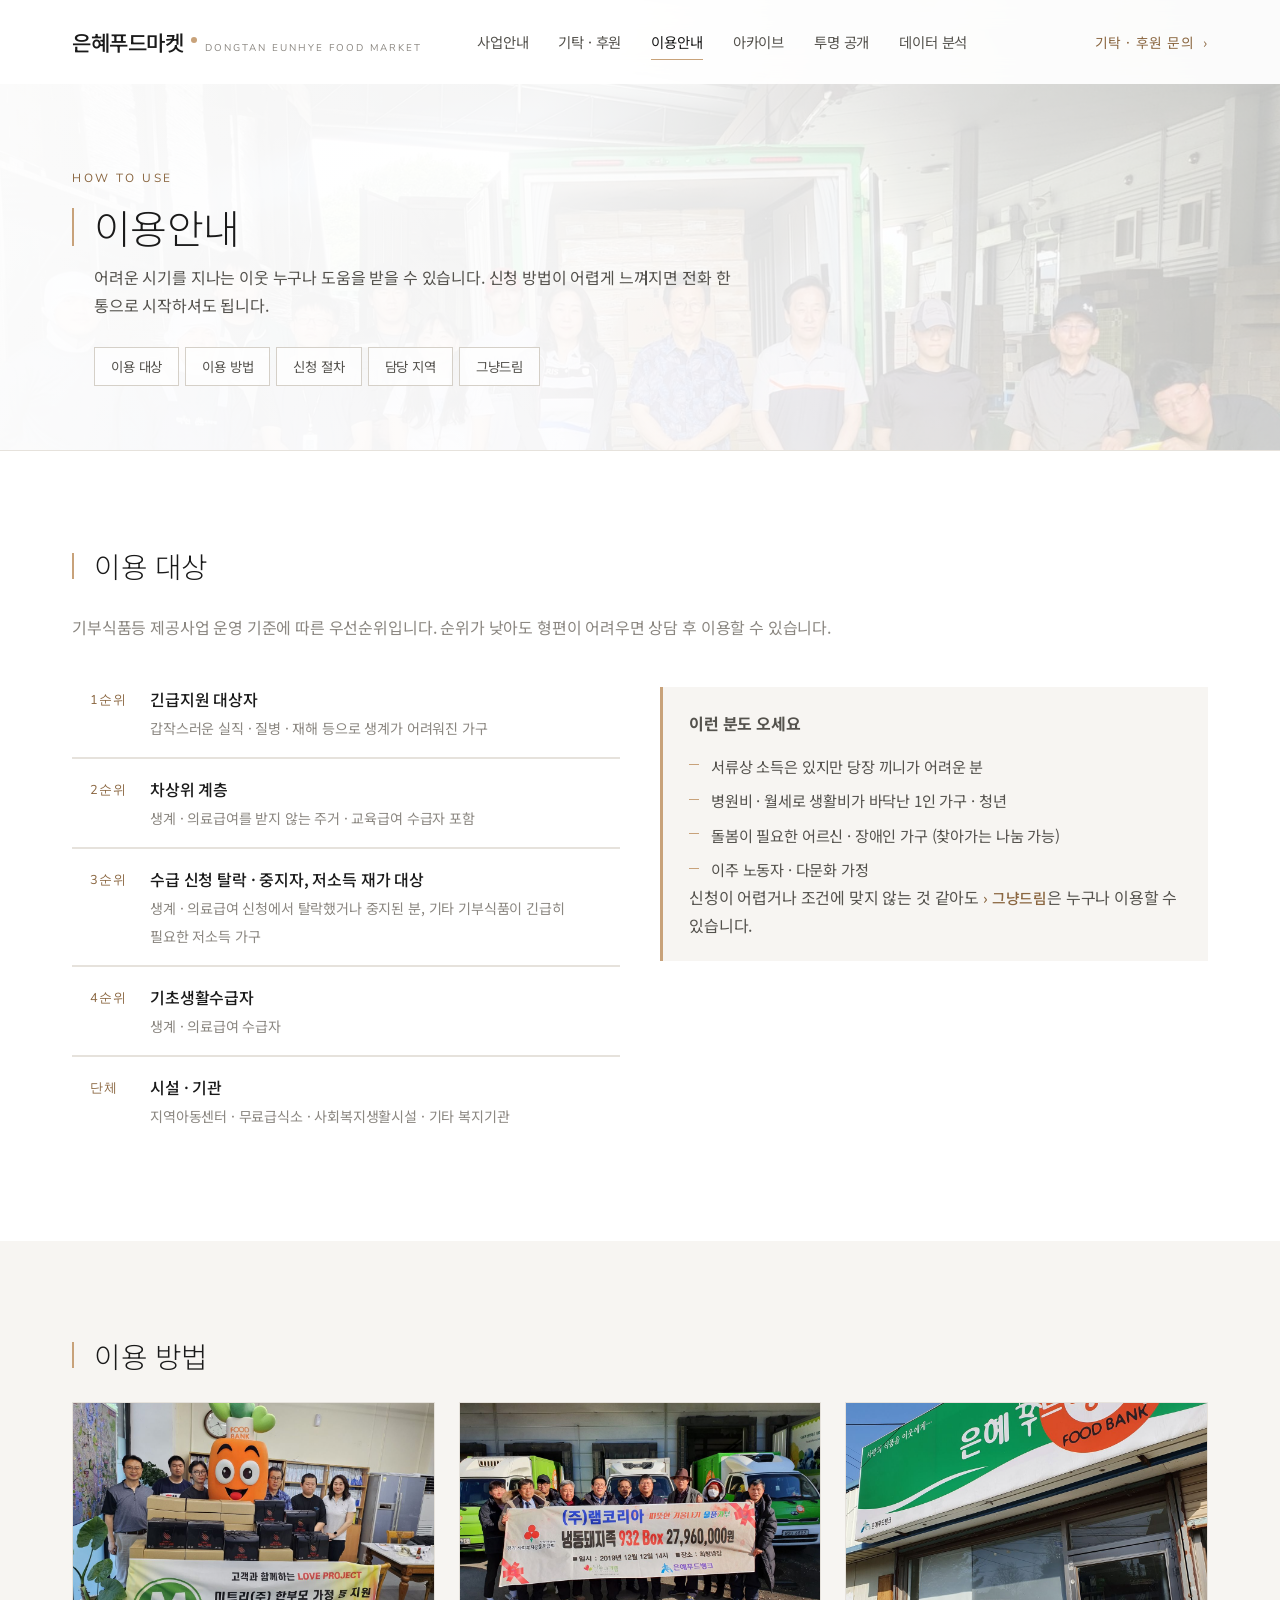
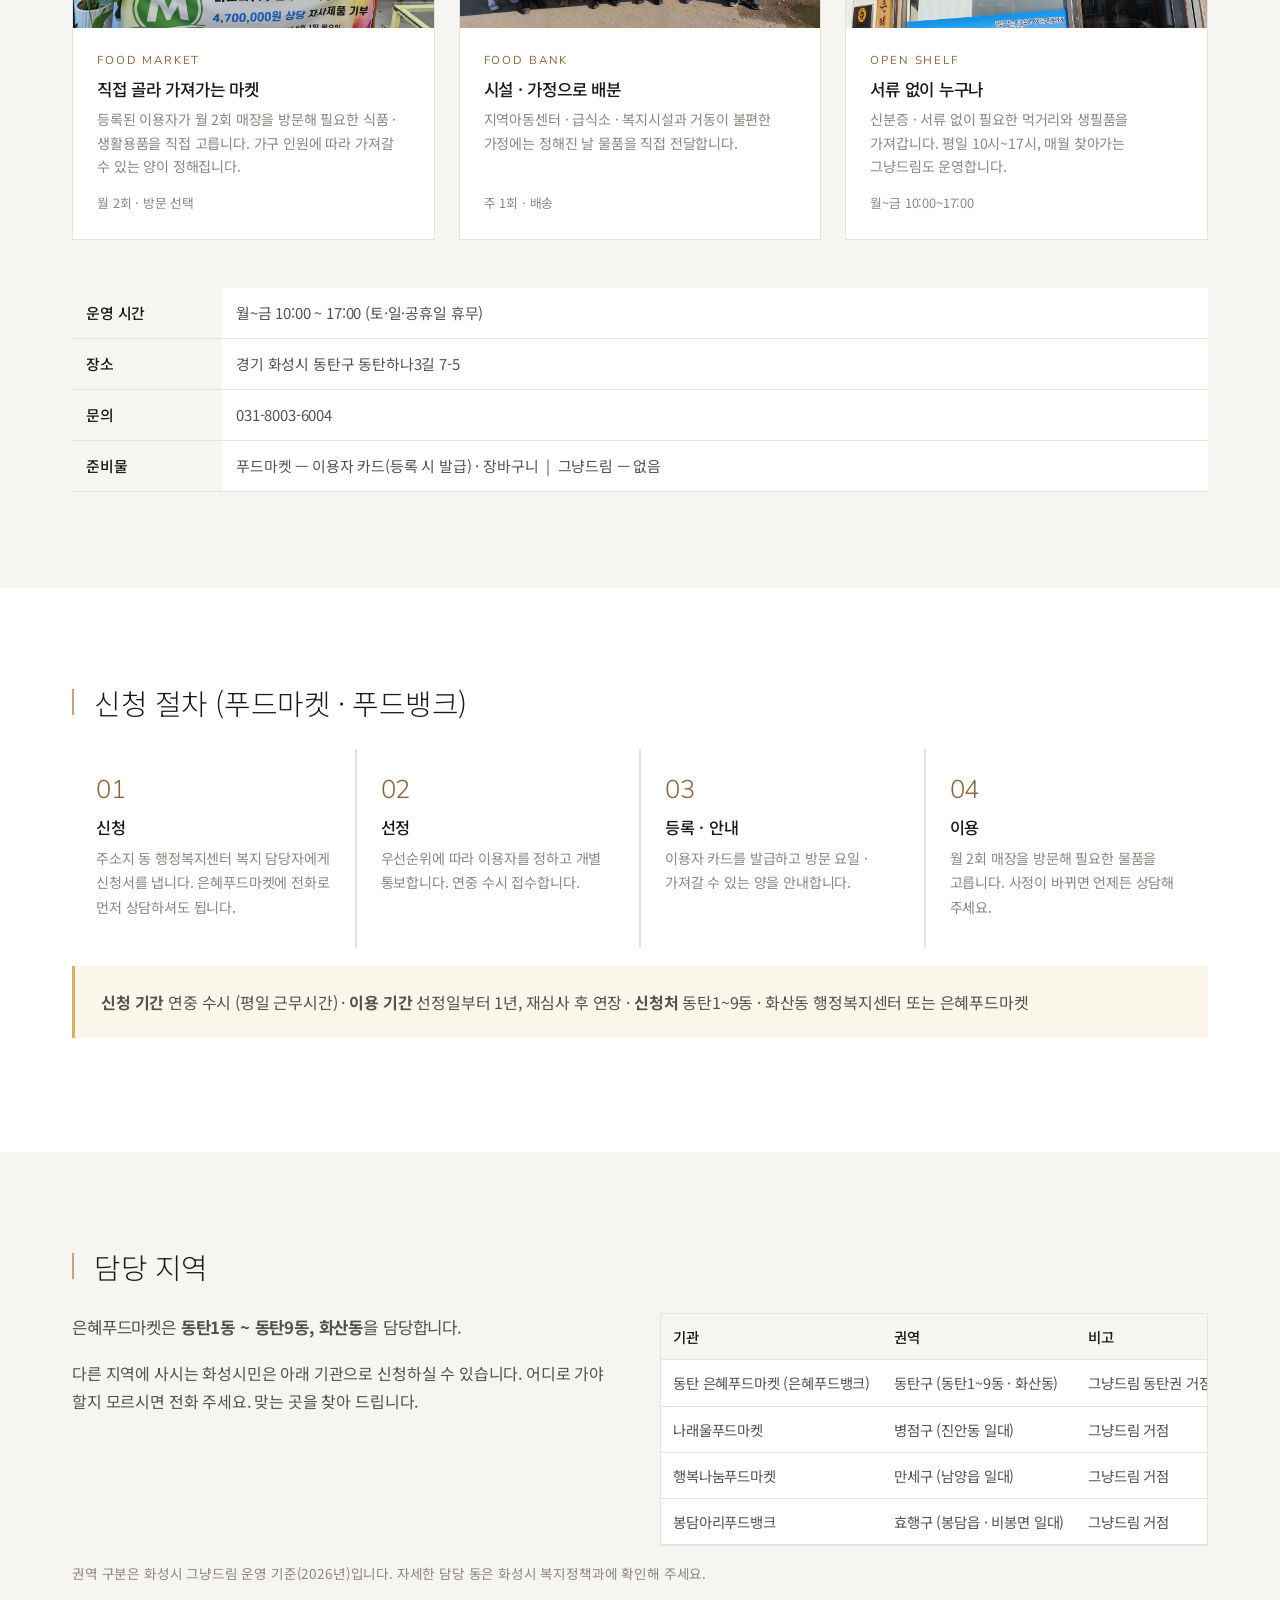
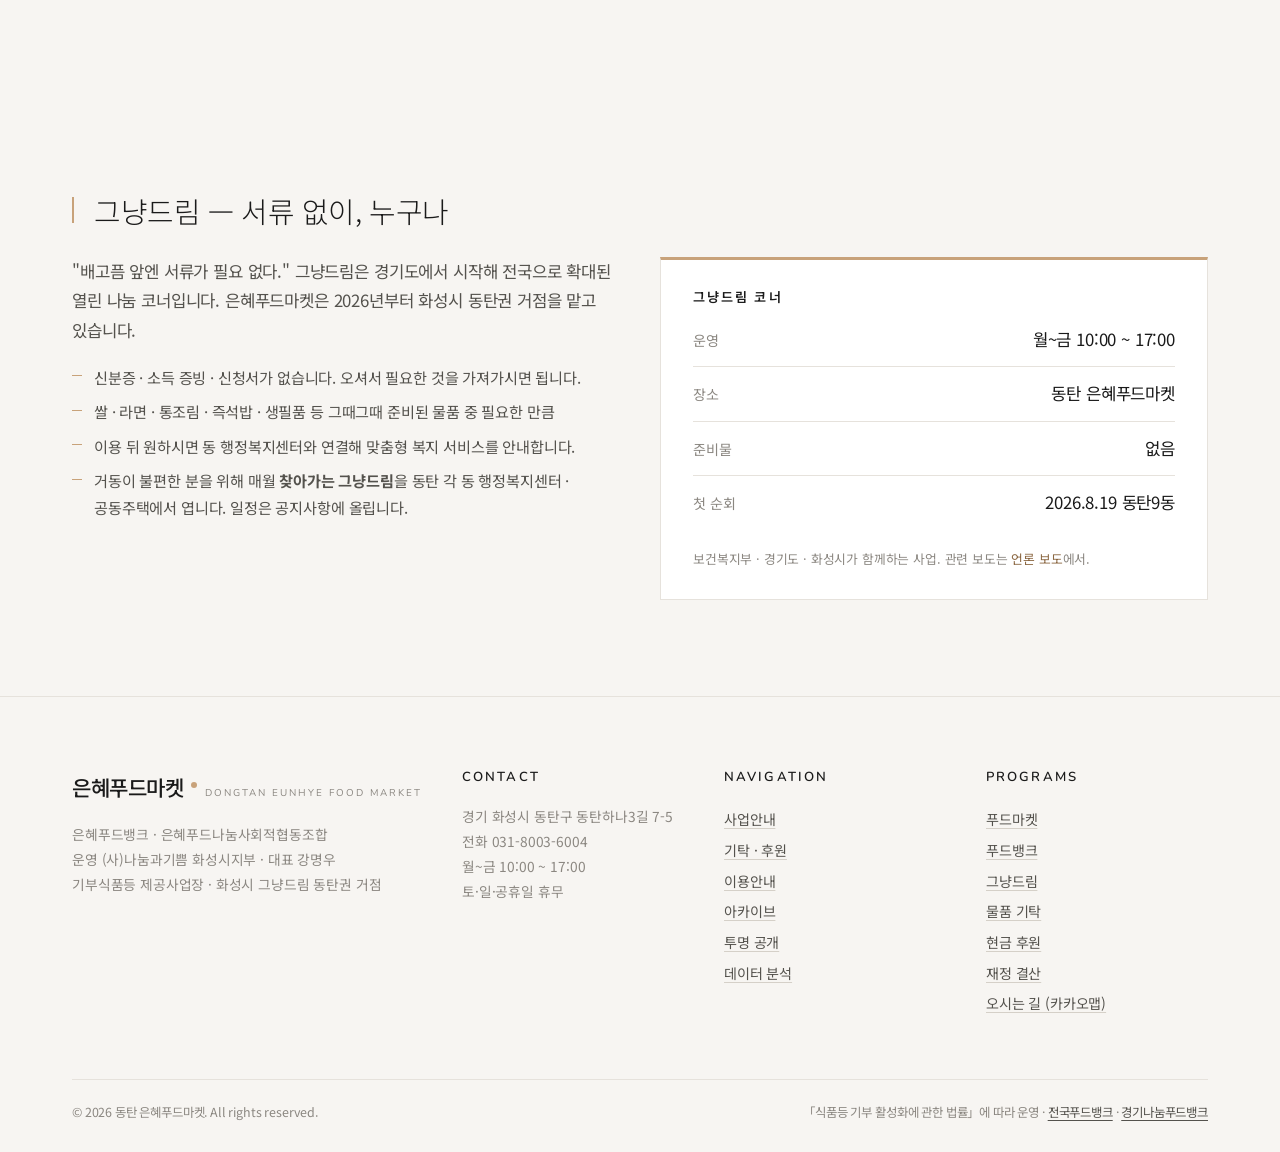
<file: use.html>
<!DOCTYPE html>
<html lang="ko">
<head>
  <meta charset="UTF-8" />
  <meta name="viewport" content="width=device-width, initial-scale=1.0" />
  <title>이용안내 | 동탄 은혜푸드마켓</title>
  <meta name="description" content="푸드마켓 · 푸드뱅크 · 그냥드림 이용 대상, 이용 방법, 신청 절차, 담당 지역 안내" />
  <meta name="theme-color" content="#ffffff" />
  <link rel="icon" href="images/favicon.svg" type="image/svg+xml" />
  <link rel="preconnect" href="https://fonts.googleapis.com" />
  <link rel="preconnect" href="https://fonts.gstatic.com" crossorigin />
  <link href="https://fonts.googleapis.com/css2?family=Noto+Sans+KR:wght@300;400;500;700&family=Nunito:wght@200;300;400;600&display=swap" rel="stylesheet" />
  <link rel="stylesheet" href="css/style.css?v=9" />
</head>
<body>
<main id="main">

  <section class="page-banner" style="background-image:url(images/photo/banner-use.jpg?v=5)">
    <div class="container">
      <span class="eyebrow">HOW TO USE</span>
      <h1>이용안내</h1>
      <p>어려운 시기를 지나는 이웃 누구나 도움을 받을 수 있습니다. 신청 방법이 어렵게 느껴지면 전화 한 통으로 시작하셔도 됩니다.</p>
      <nav class="ph-tabs" aria-label="이용안내 하위 메뉴">
        <a href="#who">이용 대상</a><a href="#how">이용 방법</a><a href="#apply">신청 절차</a><a href="#areas">담당 지역</a><a href="#gnd">그냥드림</a>
      </nav>
    </div>
  </section>

  <!-- 이용 대상 -->
  <section class="block" id="who">
    <div class="container">
      <h2 class="section-title">이용 대상</h2>
      <p class="muted">기부식품등 제공사업 운영 기준에 따른 우선순위입니다. 순위가 낮아도 형편이 어려우면 상담 후 이용할 수 있습니다.</p>
      <div class="two-col mt-3">
        <ol class="rank-list">
          <li><span class="r-no">1순위</span><div><b>긴급지원 대상자</b><span>갑작스러운 실직 · 질병 · 재해 등으로 생계가 어려워진 가구</span></div></li>
          <li><span class="r-no">2순위</span><div><b>차상위 계층</b><span>생계 · 의료급여를 받지 않는 주거 · 교육급여 수급자 포함</span></div></li>
          <li><span class="r-no">3순위</span><div><b>수급 신청 탈락 · 중지자, 저소득 재가 대상</b><span>생계 · 의료급여 신청에서 탈락했거나 중지된 분, 기타 기부식품이 긴급히 필요한 저소득 가구</span></div></li>
          <li><span class="r-no">4순위</span><div><b>기초생활수급자</b><span>생계 · 의료급여 수급자</span></div></li>
          <li><span class="r-no">단체</span><div><b>시설 · 기관</b><span>지역아동센터 · 무료급식소 · 사회복지생활시설 · 기타 복지기관</span></div></li>
        </ol>
        <div>
          <div class="callout">
            <p><b>이런 분도 오세요</b></p>
            <ul class="check-list">
              <li>서류상 소득은 있지만 당장 끼니가 어려운 분</li>
              <li>병원비 · 월세로 생활비가 바닥난 1인 가구 · 청년</li>
              <li>돌봄이 필요한 어르신 · 장애인 가구 (찾아가는 나눔 가능)</li>
              <li>이주 노동자 · 다문화 가정</li>
            </ul>
            <p style="margin:0">신청이 어렵거나 조건에 맞지 않는 것 같아도 <a href="#gnd" class="tan-link">그냥드림</a>은 누구나 이용할 수 있습니다.</p>
          </div>
        </div>
      </div>
    </div>
  </section>

  <!-- 이용 방법 -->
  <section class="block bg-cream" id="how">
    <div class="container">
      <h2 class="section-title">이용 방법</h2>
      <div class="cards">
        <div class="card"><div class="card-thumb" style="background-image:url(images/photo/card-market.jpg?v=5)"></div><div class="card-body"><span class="card-tag">Food Market</span><h3>직접 골라 가져가는 마켓</h3><p class="desc">등록된 이용자가 월 2회 매장을 방문해 필요한 식품 · 생활용품을 직접 고릅니다. 가구 인원에 따라 가져갈 수 있는 양이 정해집니다.</p><div class="meta"><span>월 2회 · 방문 선택</span></div></div></div>
        <div class="card"><div class="card-thumb" style="background-image:url(images/photo/card-bank.jpg?v=5)"></div><div class="card-body"><span class="card-tag">Food Bank</span><h3>시설 · 가정으로 배분</h3><p class="desc">지역아동센터 · 급식소 · 복지시설과 거동이 불편한 가정에는 정해진 날 물품을 직접 전달합니다.</p><div class="meta"><span>주 1회 · 배송</span></div></div></div>
        <div class="card"><div class="card-thumb" style="background-image:url(images/photo/card-gnd.jpg?v=5)"></div><div class="card-body"><span class="card-tag">Open Shelf</span><h3>서류 없이 누구나</h3><p class="desc">신분증 · 서류 없이 필요한 먹거리와 생필품을 가져갑니다. 평일 10시~17시, 매월 찾아가는 그냥드림도 운영합니다.</p><div class="meta"><span>월~금 10:00~17:00</span></div></div></div>
      </div>
      <table class="info-table mt-4" style="background:#fff">
        <tr><th>운영 시간</th><td id="uHours"></td></tr>
        <tr><th>장소</th><td id="uAddress"></td></tr>
        <tr><th>문의</th><td id="uPhone"></td></tr>
        <tr><th>준비물</th><td>푸드마켓 — 이용자 카드(등록 시 발급) · 장바구니 &nbsp;|&nbsp; 그냥드림 — 없음</td></tr>
      </table>
    </div>
  </section>

  <!-- 신청 절차 -->
  <section class="block" id="apply">
    <div class="container">
      <h2 class="section-title">신청 절차 (푸드마켓 · 푸드뱅크)</h2>
      <div class="steps">
        <div class="step"><h3>신청</h3><p>주소지 동 행정복지센터 복지 담당자에게 신청서를 냅니다. 은혜푸드마켓에 전화로 먼저 상담하셔도 됩니다.</p></div>
        <div class="step"><h3>선정</h3><p>우선순위에 따라 이용자를 정하고 개별 통보합니다. 연중 수시 접수합니다.</p></div>
        <div class="step"><h3>등록 · 안내</h3><p>이용자 카드를 발급하고 방문 요일 · 가져갈 수 있는 양을 안내합니다.</p></div>
        <div class="step"><h3>이용</h3><p>월 2회 매장을 방문해 필요한 물품을 고릅니다. 사정이 바뀌면 언제든 상담해 주세요.</p></div>
      </div>
      <div class="callout warn mt-3"><p style="margin:0"><b>신청 기간</b> 연중 수시 (평일 근무시간) · <b>이용 기간</b> 선정일부터 1년, 재심사 후 연장 · <b>신청처</b> 동탄1~9동 · 화산동 행정복지센터 또는 은혜푸드마켓</p></div>
    </div>
  </section>

  <!-- 담당 지역 -->
  <section class="block bg-cream" id="areas">
    <div class="container">
      <h2 class="section-title">담당 지역</h2>
      <div class="two-col">
        <div>
          <p class="lead">은혜푸드마켓은 <b>동탄1동 ~ 동탄9동, 화산동</b>을 담당합니다.</p>
          <p>다른 지역에 사시는 화성시민은 아래 기관으로 신청하실 수 있습니다. 어디로 가야 할지 모르시면 전화 주세요. 맞는 곳을 찾아 드립니다.</p>
        </div>
        <div class="table-wrap">
          <table class="data-table">
            <thead><tr><th>기관</th><th>권역</th><th>비고</th></tr></thead>
            <tbody>
              <tr><td>동탄 은혜푸드마켓 (은혜푸드뱅크)</td><td>동탄구 (동탄1~9동 · 화산동)</td><td>그냥드림 동탄권 거점</td></tr>
              <tr><td>나래울푸드마켓</td><td>병점구 (진안동 일대)</td><td>그냥드림 거점</td></tr>
              <tr><td>행복나눔푸드마켓</td><td>만세구 (남양읍 일대)</td><td>그냥드림 거점</td></tr>
              <tr><td>봉담아리푸드뱅크</td><td>효행구 (봉담읍 · 비봉면 일대)</td><td>그냥드림 거점</td></tr>
            </tbody>
          </table>
        </div>
      </div>
      <p class="hint mt-2">권역 구분은 화성시 그냥드림 운영 기준(2026년)입니다. 자세한 담당 동은 화성시 복지정책과에 확인해 주세요.</p>
    </div>
  </section>

  <!-- 그냥드림 -->
  <section class="block bg-cream" id="gnd">
    <div class="container">
      <h2 class="section-title">그냥드림 — 서류 없이, 누구나</h2>
      <div class="two-col">
        <div class="prose">
          <p class="lead">"배고픔 앞엔 서류가 필요 없다." 그냥드림은 경기도에서 시작해 전국으로 확대된 열린 나눔 코너입니다. 은혜푸드마켓은 2026년부터 화성시 동탄권 거점을 맡고 있습니다.</p>
          <ul class="check-list">
            <li>신분증 · 소득 증빙 · 신청서가 없습니다. 오셔서 필요한 것을 가져가시면 됩니다.</li>
            <li>쌀 · 라면 · 통조림 · 즉석밥 · 생필품 등 그때그때 준비된 물품 중 필요한 만큼</li>
            <li>이용 뒤 원하시면 동 행정복지센터와 연결해 맞춤형 복지 서비스를 안내합니다.</li>
            <li>거동이 불편한 분을 위해 매월 <b>찾아가는 그냥드림</b>을 동탄 각 동 행정복지센터 · 공동주택에서 엽니다. 일정은 <a href="archive.html#notice">공지사항</a>에 올립니다.</li>
          </ul>
        </div>
        <div class="trust-card">
          <h3>그냥드림 코너</h3>
          <div class="tc-row"><span class="tc-label">운영</span><span class="tc-val">월~금 10:00 ~ 17:00</span></div>
          <div class="tc-row"><span class="tc-label">장소</span><span class="tc-val">동탄 은혜푸드마켓</span></div>
          <div class="tc-row"><span class="tc-label">준비물</span><span class="tc-val">없음</span></div>
          <div class="tc-row"><span class="tc-label">첫 순회</span><span class="tc-val">2026.8.19 동탄9동</span></div>
          <p class="tc-foot">보건복지부 · 경기도 · 화성시가 함께하는 사업. 관련 보도는 <a href="archive.html#press">언론 보도</a>에서.</p>
        </div>
      </div>
    </div>
  </section>

</main>

<script src="js/config.js?v=4"></script>
<script src="js/layout.js?v=4"></script>
<script>
(function () {
  var O = window.ORG, esc = EFM.esc;
  document.getElementById("uHours").textContent = O.hours + " (" + O.hoursNote + ")";
  document.getElementById("uAddress").textContent = O.address;
  document.getElementById("uPhone").innerHTML = '<a href="tel:' + esc(O.phone.replace(/-/g, "")) + '">' + esc(O.phone) + "</a>";
})();
</script>
</body>
</html>
</file>
<file: css/style.css>
/* ============================================================
   동탄 은혜푸드마켓 — 공통 스타일 (3판 · 밝은 테마)
   ------------------------------------------------------------
   기준 디자인: 흰 바탕과 옅은 회색 면, 가는 제목 왼쪽의 황갈색 세로 바,
   사진은 밝은 면 위에 얹고 글은 짙은 먹색으로 둔다.
    · 서체: Noto Sans KR (제목 300, 본문 400) + Nunito (숫자·영문 눈썹)
    · 색: 흰색 #ffffff / 옅은 회색 #f7f5f2 · #efece7 / 먹색 #1a1a1a / 황갈색 #c8a27a
    · 모서리는 각지게(0), 그림자 대신 가는 선과 여백으로 나눈다
   ============================================================ */

:root{
  --paper:#ffffff;       /* 바탕 */
  --cream:#f7f5f2;       /* 옅은 회색 띠 */
  --mist:#efece7;        /* 한 단계 짙은 회색 면 */
  --ink:#1a1a1a;         /* 제목 */
  --body:#54524d;        /* 본문 */
  --muted:#8b8781;       /* 보조 글자 */
  --line:#e6e2dc;        /* 가는 선 */
  --line-2:#d5d0c8;      /* 조금 진한 선 */
  --char:#2b2b2b;        /* 짙은 단추·표시 */
  --char-2:#3a3a3a;
  --char-3:#f2efea;      /* 사진 자리 바탕 */
  --tan:#c8a27a;         /* 강조색 — 장식 */
  --tan-dark:#8a6640;    /* 강조색 — 글자·단추 */
  --tan-soft:#f1e7da;    /* 아이콘 뒤 네모 */
  --maxw:1200px;
  --header-h:84px;
  --ease:cubic-bezier(.2,.7,.2,1);
}

*{box-sizing:border-box}
html{-webkit-text-size-adjust:100%}
body{
  margin:0;
  font-family:"Noto Sans KR",-apple-system,BlinkMacSystemFont,"Malgun Gothic",sans-serif;
  font-size:16px;line-height:1.75;letter-spacing:-.01em;
  color:var(--body);background:var(--paper);word-break:keep-all;
}
img{max-width:100%;display:block}
a{color:inherit;text-decoration:none}
button,input,select,textarea{font-family:inherit;letter-spacing:inherit;font-size:inherit}
h1,h2,h3,h4{margin:0;color:var(--ink);font-weight:300;line-height:1.3;letter-spacing:-.015em}
h3,h4{font-weight:500}
p{margin:0 0 1em}
ul,ol{margin:0 0 1em 1.2em;padding:0}
table{border-collapse:collapse;width:100%}
.container{width:100%;max-width:var(--maxw);margin:0 auto;padding:0 32px}
.narrow{max-width:860px}
.num,.en{font-family:"Nunito","Noto Sans KR",sans-serif}
.skip{position:absolute;left:-999px;top:0;background:var(--char);color:#fff;padding:8px 12px;z-index:999}
.skip:focus{left:8px;top:8px}
body.menu-lock{overflow:hidden}

/* 선 아이콘 */
.ico{width:28px;height:28px;stroke:currentColor;fill:none;stroke-width:1.4;stroke-linecap:round;stroke-linejoin:round;display:block}
.ico-sm{width:18px;height:18px}
.ico-lg{width:40px;height:40px;stroke-width:1.2}

/* 배경 띠 */
.bg-cream{background:var(--cream)}
.bg-mist{background:var(--mist)}
.bg-dark{background:var(--mist);color:var(--body)}
.bg-dark h2,.bg-dark h3{color:var(--ink)}
.block{padding:96px 0}
.block-sm{padding:64px 0}
@media (max-width:760px){ .block{padding:64px 0} .block-sm{padding:48px 0} }

/* 바 제목 — 왼쪽 황갈색 세로 선 */
.h-bar{position:relative;padding-left:22px;font-size:1.9rem;font-weight:300;line-height:1.3}
.h-bar::before{content:"";position:absolute;left:0;top:.2em;bottom:.2em;width:2px;background:var(--tan)}
.h-bar.sm{font-size:1.45rem;padding-left:18px}
.bg-dark .h-bar,.on-dark .h-bar{color:var(--ink)}
.eyebrow{display:block;font-family:"Nunito","Noto Sans KR",sans-serif;font-size:.74rem;letter-spacing:.22em;text-transform:uppercase;color:var(--tan-dark);margin-bottom:12px}
.lead{font-size:1.05rem;color:var(--body)}
.small{font-size:.88rem}.muted{color:var(--muted)}
.tan-link{color:var(--tan-dark);font-weight:500;font-size:.92rem}
.tan-link::before{content:"› "}
.tan-link:hover{color:var(--tan)}
.center{text-align:center}
.mt-0{margin-top:0}.mt-1{margin-top:8px}.mt-2{margin-top:16px}.mt-3{margin-top:28px}.mt-4{margin-top:48px}
.mb-2{margin-bottom:16px}.mb-3{margin-bottom:28px}
.hint{font-size:.85rem;color:var(--muted)}
.sr-only{position:absolute;width:1px;height:1px;overflow:hidden;clip:rect(0 0 0 0)}

/* 단추 — 각진 황갈색 */
.btn{display:inline-flex;align-items:center;justify-content:center;gap:8px;padding:13px 26px;font-size:.9rem;font-weight:500;letter-spacing:.02em;border:1px solid transparent;cursor:pointer;transition:background .2s,color .2s,border-color .2s;line-height:1.2}
.btn-tan{background:var(--tan-dark);color:#fff}
.btn-tan:hover{background:#6f5133}
.btn-dark{background:var(--char);color:#fff}
.btn-dark:hover{background:#000}
.btn-line{background:#fff;border-color:var(--line-2);color:var(--ink)}
.btn-line:hover{border-color:var(--ink)}
.btn-outline{background:#fff;border-color:#cfcac2;color:var(--ink)}
.btn-outline:hover{border-color:var(--char)}
.btn-ghost{background:transparent;border-color:var(--line);color:var(--body)}
.btn-ghost:hover{background:var(--cream)}
.btn-sm{padding:9px 16px;font-size:.84rem}
.btn[disabled]{opacity:.5;cursor:not-allowed}
.btn .chev{font-family:"Nunito",sans-serif}

/* ============ 헤더 — 흰 바탕에 먹색 글자 ============ */
#header{position:fixed;top:0;left:0;right:0;z-index:100;background:rgba(255,255,255,.92);-webkit-backdrop-filter:saturate(180%) blur(12px);backdrop-filter:saturate(180%) blur(12px);transition:box-shadow .25s,background .25s}
#header.scrolled{background:rgba(255,255,255,.97);box-shadow:0 1px 0 var(--line)}
.nav-inner{max-width:var(--maxw);margin:0 auto;padding:0 32px;height:var(--header-h);display:flex;align-items:center;gap:40px;color:var(--ink)}
.logo{display:flex;align-items:baseline;gap:8px;flex:0 0 auto;color:var(--ink)}
.logo-kr{font-size:1.32rem;font-weight:500;letter-spacing:-.02em;white-space:nowrap}
.logo-dot{width:6px;height:6px;background:var(--tan);display:inline-block;border-radius:50%;transform:translateY(-8px)}
.logo-en{font-family:"Nunito",sans-serif;font-size:.62rem;letter-spacing:.2em;color:var(--muted);white-space:nowrap}
.nav-menu{display:flex;align-items:center;gap:0}
.nav-item{position:relative}
.nav-item>a{display:block;padding:10px 15px;font-size:.9rem;font-weight:400;color:var(--body);white-space:nowrap;transition:color .16s}
.nav-item>a:hover,.nav-item>a.active{color:var(--ink)}
.nav-item>a.active{position:relative}
.nav-item>a.active::after{content:"";position:absolute;left:15px;right:15px;bottom:5px;height:1px;background:var(--tan)}
.nav-dropdown{position:absolute;left:0;top:100%;transform:translateY(6px);opacity:0;pointer-events:none;transition:opacity .15s,transform .15s;padding-top:4px}
.nav-item:hover .nav-dropdown,.nav-item:focus-within .nav-dropdown{opacity:1;pointer-events:auto;transform:translateY(0)}
.nav-dropdown-inner{background:#fff;min-width:180px;padding:10px 0;border:1px solid var(--line);border-top:2px solid var(--tan);box-shadow:0 14px 34px rgba(26,26,26,.07)}
.nav-dropdown-inner a{display:block;padding:9px 18px;font-size:.86rem;color:var(--body);white-space:nowrap}
.nav-dropdown-inner a:hover{background:var(--cream);color:var(--ink)}
.nav-cta{margin-left:auto;flex:0 0 auto;font-size:.86rem;color:var(--tan-dark);letter-spacing:.04em;white-space:nowrap}
.nav-cta:hover{color:var(--ink)}
.nav-toggle{display:none;background:none;border:0;padding:8px;cursor:pointer;margin-left:auto}
.nav-toggle span{display:block;width:24px;height:1.5px;background:var(--ink);margin:6px 0;transition:transform .2s,opacity .2s}
@media (max-width:1180px){ .nav-inner{gap:24px} .nav-item>a{padding:10px 11px;font-size:.86rem} }
@media (max-width:1000px){
  :root{--header-h:64px}
  .nav-menu,.nav-cta{display:none}
  .nav-toggle{display:block}
  .logo-kr{font-size:1.15rem}
}
@media (max-width:640px){ .logo-en{display:none} .nav-inner{padding:0 20px} }
.nav-toggle.open span:nth-child(1){transform:translateY(7.5px) rotate(45deg)}
.nav-toggle.open span:nth-child(2){opacity:0}
.nav-toggle.open span:nth-child(3){transform:translateY(-7.5px) rotate(-45deg)}
.mobile-menu{position:fixed;inset:var(--header-h) 0 0 0;background:#fff;color:var(--ink);z-index:99;overflow:auto;padding:20px 32px 48px;display:none;border-top:1px solid var(--line)}
.mobile-menu.open{display:block}
.mobile-menu .mm-group{border-bottom:1px solid var(--line);padding:14px 0}
.mobile-menu .mm-group>a{display:block;font-size:1.12rem;font-weight:400;color:var(--ink);padding:4px 0}
.mobile-menu .mm-sub{display:flex;flex-wrap:wrap;gap:6px 16px;padding:6px 0 4px}
.mobile-menu .mm-sub a{color:var(--muted);font-size:.9rem}
.mobile-menu .mm-cta{display:block;text-align:center;background:var(--tan-dark);color:#fff;padding:14px;font-weight:500;margin-top:24px}
.mobile-menu .mm-meta{font-size:.85rem;color:var(--muted);margin-top:20px}

/* ============ 첫 화면 — 왼쪽 글, 오른쪽 사진 ============ */
.hero{position:relative;background:var(--paper);padding:calc(var(--header-h) + 72px) 0 84px;overflow:hidden}
.hero::before{content:"";position:absolute;right:0;top:0;bottom:0;width:42%;background:var(--cream);z-index:0}
.hero-grid{position:relative;z-index:1;display:grid;grid-template-columns:1fr 1.08fr;gap:72px;align-items:center}
.hero-copy{position:relative;padding-left:26px;max-width:540px}
.hero .eyebrow{margin-bottom:18px}
.hero h1{position:relative;color:var(--ink);font-size:3rem;font-weight:300;line-height:1.24;margin-bottom:16px;letter-spacing:-.025em}
.hero h1::before{content:"";position:absolute;left:-26px;top:.16em;bottom:.14em;width:2px;background:var(--tan)}
.hero-tag{font-size:1.02rem;color:var(--body);margin:0 0 32px;max-width:26em}
.hero-actions{display:flex;flex-wrap:wrap;gap:12px;margin-bottom:38px}
.hero-facts{display:flex;flex-wrap:wrap;gap:0;margin:0;padding-top:24px;border-top:1px solid var(--line)}
.hero-facts>div{padding-right:32px;margin-right:32px;border-right:1px solid var(--line)}
.hero-facts>div:last-child{border-right:0;padding-right:0;margin-right:0}
.hero-facts dt{font-family:"Nunito","Noto Sans KR",sans-serif;font-size:.72rem;letter-spacing:.18em;text-transform:uppercase;color:var(--muted)}
.hero-facts dd{margin:6px 0 0;font-size:.95rem;color:var(--ink)}
.hero-media{position:relative}
.hero-media::before{content:"";position:absolute;left:-28px;top:28px;bottom:26px;width:56%;background:var(--tan-soft);z-index:0}
.hero-frame{position:relative;z-index:1;aspect-ratio:5/4;background:var(--char-3);overflow:hidden}
.hero-slide{position:absolute;inset:0;opacity:0;transition:opacity 1s var(--ease);background-size:cover;background-position:center}
.hero-slide.active{opacity:1}
.hero-bar{position:relative;z-index:1;display:flex;align-items:center;justify-content:space-between;gap:20px;margin-top:20px}
.hero-cap{position:relative;padding-left:16px;font-size:.85rem;color:var(--muted);line-height:1.5}
.hero-cap::before{content:"";position:absolute;left:0;top:.72em;width:8px;height:1px;background:var(--tan)}
.hero-nav{display:flex;align-items:center;gap:16px;flex:0 0 auto}
.hero-count{font-family:"Nunito",sans-serif;font-size:1.4rem;font-weight:300;color:var(--tan-dark);line-height:1}
.hero-count small{font-size:.82rem;color:var(--muted)}
.hero-arrows{display:flex;gap:8px}
.hero-arrows button,.arrow-btn{width:38px;height:38px;display:grid;place-items:center;background:#fff;border:1px solid var(--line);color:var(--ink);cursor:pointer;padding:0;transition:border-color .2s,color .2s}
.hero-arrows button:hover,.arrow-btn:hover{border-color:var(--tan);color:var(--tan-dark)}
.hero-arrows .ico,.arrow-btn .ico{width:20px;height:20px}
@media (max-width:1000px){
  .hero{padding:calc(var(--header-h) + 44px) 0 56px}
  .hero::before{display:none}
  .hero-grid{grid-template-columns:1fr;gap:38px}
  .hero-copy{max-width:none}
  .hero h1{font-size:2.15rem}
  .hero-media::before{left:-16px;top:16px;bottom:16px}
}
@media (max-width:560px){
  .hero-facts>div{border-right:0;padding-right:0;margin:0 28px 10px 0}
  .hero h1{font-size:1.9rem}
}

/* ============ 페이지 배너 (속 페이지) ============ */
.page-banner{position:relative;background:var(--char-3) center/cover no-repeat;color:var(--ink);padding:calc(var(--header-h) + 84px) 0 64px;overflow:hidden;border-bottom:1px solid var(--line)}
.page-banner::after{content:"";position:absolute;inset:0;background:linear-gradient(90deg,rgba(255,255,255,.98) 0%,rgba(255,255,255,.95) 42%,rgba(255,255,255,.74) 100%)}
.page-banner .container{position:relative;z-index:2}
.page-banner h1{color:var(--ink);font-size:2.5rem;font-weight:300;padding-left:22px;position:relative;margin-bottom:10px}
.page-banner h1::before{content:"";position:absolute;left:0;top:.18em;bottom:.18em;width:2px;background:var(--tan)}
.page-banner p{color:var(--body);max-width:640px;margin:0 0 0 22px}
.ph-tabs{display:flex;flex-wrap:wrap;gap:6px;margin:28px 0 0 22px}
.ph-tabs a{border:1px solid var(--line-2);background:rgba(255,255,255,.72);padding:7px 16px;font-size:.84rem;color:var(--body);transition:border-color .2s,color .2s,background .2s}
.ph-tabs a:hover,.ph-tabs a.active{border-color:var(--tan);color:var(--tan-dark);background:#fff}
@media (max-width:760px){
  .page-banner{padding:calc(var(--header-h) + 48px) 0 44px}
  .page-banner h1{font-size:1.9rem}
  .page-banner::after{background:linear-gradient(180deg,rgba(255,255,255,.97) 0%,rgba(255,255,255,.93) 60%,rgba(255,255,255,.84) 100%)}
}

/* ============ 섹션 머리 ============ */
.sec-head{display:flex;align-items:flex-end;justify-content:space-between;gap:24px;margin-bottom:40px}
.sec-desc{color:var(--muted);margin:14px 0 0 22px;max-width:620px;font-size:.95rem}
.more{flex:0 0 auto;color:var(--tan-dark);font-size:.9rem;font-weight:500;white-space:nowrap}
.more::before{content:"› "}
@media (max-width:760px){ .sec-head{flex-direction:column;align-items:flex-start;gap:10px} }

/* 왼쪽 글 + 오른쪽 사진 카드 3장 */
.block-clip{overflow-x:clip}
.split{display:grid;grid-template-columns:300px 1fr;gap:56px;align-items:start}
.split-copy p{color:var(--muted);font-size:.93rem;margin:22px 0 22px 22px}
.dark-shelf{position:relative;background:var(--cream);padding:0}
.dark-shelf::after{content:"";position:absolute;top:0;bottom:0;left:100%;width:50vw;background:var(--cream)}
.photo-cards{display:grid;grid-template-columns:repeat(3,1fr);gap:1px;background:var(--line)}
.photo-card{position:relative;color:var(--ink);display:flex;flex-direction:column;justify-content:flex-end;background:#fff}
.photo-card .pc-photo{width:100%;height:auto;aspect-ratio:4/3;object-fit:cover;background:var(--char-3);transition:opacity .25s}
.photo-card:hover .pc-photo{opacity:.94}
.photo-card .pc-body{position:relative;background:#fff;padding:26px 26px 0;margin-top:auto;flex:1 0 auto}
.photo-card .pc-body::before{content:"";position:absolute;left:26px;top:calc(28px + 40px + 10px);height:1.4em;width:2px;background:var(--tan)}
.photo-card .ico{color:var(--tan-dark);margin-bottom:14px}
.photo-card h3{color:var(--ink);font-size:1.2rem;font-weight:500;padding-left:14px;margin-bottom:10px}
.photo-card p{font-size:.86rem;color:var(--muted);margin:0 0 22px;line-height:1.65}
.photo-card .pc-btn{display:block;background:#fff;color:var(--tan-dark);text-align:center;font-size:.84rem;padding:14px;border-top:1px solid var(--line);transition:background .2s,color .2s,border-color .2s}
.photo-card:hover .pc-btn{background:var(--tan-dark);color:#fff;border-top-color:var(--tan-dark)}
@media (max-width:1000px){ .split{grid-template-columns:1fr;gap:28px} .dark-shelf::after{display:none} }
@media (max-width:760px){ .photo-cards{grid-template-columns:1fr} }

/* 큰 숫자 + 특징 목록 */
.why{display:grid;grid-template-columns:1fr 1.4fr;gap:56px;align-items:start}
.big-num{position:relative;display:inline-block;padding:18px 0 0 0}
.big-num::before{content:"";position:absolute;left:-14px;top:0;width:52px;height:52px;background:var(--tan-soft);z-index:0}
.big-num .n{position:relative;font-family:"Nunito","Noto Sans KR",sans-serif;font-size:6.5rem;font-weight:300;line-height:.95;color:var(--ink);letter-spacing:-.04em}
.big-num .n small{font-size:2rem;margin-left:4px;color:var(--ink)}
.big-num .l{display:block;margin-top:14px;font-size:.95rem;color:var(--body);max-width:260px}
.features{display:grid;grid-template-columns:1fr 1fr;gap:34px 40px}
.feature{display:grid;grid-template-columns:56px 1fr;gap:18px;align-items:start}
.feature .f-ico{position:relative;width:56px;height:56px;color:var(--ink)}
.feature .f-ico::before{content:"";position:absolute;right:0;bottom:0;width:36px;height:36px;background:var(--tan-soft)}
.feature .f-ico .ico{position:relative;width:40px;height:40px;stroke-width:1.2}
.feature h3{font-size:1.02rem;font-weight:500;margin-bottom:6px}
.feature p{font-size:.88rem;color:var(--muted);margin:0;line-height:1.65}
@media (max-width:900px){ .why{grid-template-columns:1fr;gap:36px} .features{grid-template-columns:1fr} .big-num .n{font-size:5rem} }

/* KPI 타일 */
.kpi-row{display:grid;grid-template-columns:repeat(4,1fr);gap:2px;background:var(--line)}
.kpi{background:#fff;padding:28px 26px 24px}
.kpi .k-label{font-size:.82rem;color:var(--muted);margin-bottom:10px;letter-spacing:.02em}
.kpi .k-val{font-family:"Nunito","Noto Sans KR",sans-serif;font-size:2rem;font-weight:300;color:var(--ink);line-height:1.1;letter-spacing:-.02em}
.kpi .k-val small{font-size:.95rem;color:var(--muted);margin-left:2px;font-family:"Noto Sans KR",sans-serif}
.kpi .k-delta{margin-top:10px;font-size:.8rem;color:var(--muted)}
.kpi .k-delta b{color:var(--tan-dark);font-weight:500}
.kpi .k-delta b.down{color:#9a4b3a}
.kpi-accent{box-shadow:inset 0 3px 0 var(--tan)}
@media (max-width:900px){ .kpi-row{grid-template-columns:repeat(2,1fr)} }
@media (max-width:480px){ .kpi-row{grid-template-columns:1fr} }

/* 사진 갤러리 (함께한 순간들) */
.gallery{display:grid;grid-template-columns:repeat(4,1fr);gap:26px 24px}
.g-item{display:block;width:100%;padding:0;border:0;background:none;text-align:left;color:inherit;cursor:pointer;font:inherit}
.g-thumb{position:relative;aspect-ratio:4/3;background:var(--char-3);overflow:hidden}
.g-thumb img{width:100%;height:100%;object-fit:cover;transition:transform .7s var(--ease)}
.g-thumb::after{content:"";position:absolute;inset:0;background:rgba(26,26,26,0);transition:background .3s}
.g-item:hover .g-thumb img,.g-item:focus-visible .g-thumb img{transform:scale(1.045)}
.g-item:hover .g-thumb::after{background:rgba(26,26,26,.06)}
.g-date{display:block;font-family:"Nunito",sans-serif;font-size:.78rem;letter-spacing:.1em;color:var(--tan-dark);margin:16px 0 5px}
.g-title{display:block;font-size:.93rem;color:var(--ink);line-height:1.55;transition:color .2s}
.g-item:hover .g-title{color:var(--tan-dark)}
.g-note{display:block;font-size:.82rem;color:var(--muted);margin-top:4px}
@media (max-width:1040px){ .gallery{grid-template-columns:repeat(3,1fr)} }
@media (max-width:760px){ .gallery{grid-template-columns:repeat(2,1fr);gap:20px 16px} .g-title{font-size:.88rem} }

/* 사진 크게 보기 */
.lb{position:fixed;inset:0;z-index:300;background:rgba(255,255,255,.97);-webkit-backdrop-filter:blur(6px);backdrop-filter:blur(6px);display:none;align-items:center;justify-content:center;padding:72px 24px 88px}
.lb.open{display:flex}
.lb-fig{margin:0;max-width:1080px;width:100%;display:flex;flex-direction:column;align-items:center}
.lb-fig img{max-width:100%;max-height:72vh;object-fit:contain;background:var(--char-3);box-shadow:0 24px 60px rgba(26,26,26,.13)}
.lb-cap{margin-top:20px;text-align:center;max-width:680px}
.lb-cap .c-date{display:block;font-family:"Nunito",sans-serif;font-size:.78rem;letter-spacing:.14em;color:var(--tan-dark);margin-bottom:6px}
.lb-cap .c-title{display:block;font-size:1.02rem;color:var(--ink);line-height:1.5}
.lb-cap .c-note{display:block;font-size:.86rem;color:var(--muted);margin-top:6px}
.lb button{position:absolute;background:#fff;border:1px solid var(--line);color:var(--ink);width:44px;height:44px;display:grid;place-items:center;cursor:pointer;padding:0;transition:border-color .2s,color .2s}
.lb button:hover{border-color:var(--tan);color:var(--tan-dark)}
.lb-close{top:24px;right:24px;font-size:1.3rem;font-family:"Nunito",sans-serif;line-height:1}
.lb-prev{left:24px;top:50%;transform:translateY(-50%)}
.lb-next{right:24px;top:50%;transform:translateY(-50%)}
.lb-idx{position:absolute;bottom:28px;left:50%;transform:translateX(-50%);font-family:"Nunito",sans-serif;font-size:.86rem;color:var(--muted);letter-spacing:.1em}
@media (max-width:760px){
  .lb{padding:64px 12px 76px}
  .lb-prev{left:10px}.lb-next{right:10px}.lb-close{top:14px;right:14px}
  .lb button{width:38px;height:38px}
}

/* 소식 목록 */
.news-list{list-style:none;margin:0;padding:0;border-top:1px solid var(--line)}
.news-list li{border-bottom:1px solid var(--line)}
.news-list a{display:grid;grid-template-columns:120px 1fr auto;gap:18px;align-items:baseline;padding:16px 4px;transition:background .2s}
.news-list a:hover{background:var(--cream)}
.news-list .n-date{font-family:"Nunito",sans-serif;font-size:.82rem;color:var(--muted);letter-spacing:.04em}
.news-list .n-title{color:var(--ink);font-size:.98rem;display:-webkit-box;-webkit-line-clamp:1;-webkit-box-orient:vertical;overflow:hidden}
.news-list .n-src{font-size:.8rem;color:var(--muted);white-space:nowrap}
@media (max-width:700px){ .news-list a{grid-template-columns:1fr;gap:4px} }

/* 문의 띠 */
.cta-bar{display:grid;grid-template-columns:1fr 1.3fr;gap:48px;align-items:center}
.cta-bar .cb-copy p{color:var(--muted);font-size:.93rem;margin:16px 0 0 22px}
.cta-box{position:relative;display:flex;align-items:center;gap:26px;background:#fff;color:var(--ink);padding:30px 34px;border:1px solid var(--line);border-left:3px solid var(--tan);transition:border-color .2s,box-shadow .2s}
.cta-box:hover{border-color:var(--tan);box-shadow:0 16px 40px rgba(26,26,26,.07)}
.cta-box .ico{color:var(--tan-dark);flex:0 0 auto}
.cta-box .cb-small{display:block;font-size:.8rem;color:var(--muted);letter-spacing:.04em}
.cta-box .cb-big{display:block;font-size:1.4rem;font-weight:300;color:var(--ink);line-height:1.3}
.cta-box .cb-chev{margin-left:auto;font-family:"Nunito",sans-serif;font-size:2.2rem;font-weight:200;color:var(--tan);line-height:1}
@media (max-width:900px){ .cta-bar{grid-template-columns:1fr;gap:24px} }

/* ============ 푸터 ============ */
.footer{background:var(--cream);color:var(--body);padding:72px 0 28px;border-top:1px solid var(--line)}
.footer-inner{display:grid;grid-template-columns:1.3fr 1fr 1fr 1fr;gap:40px}
.footer .logo{color:var(--ink)}
.footer p{font-size:.86rem;color:var(--muted);margin:16px 0 0;line-height:1.8}
.footer h4{color:var(--ink);font-size:.82rem;letter-spacing:.16em;text-transform:uppercase;font-family:"Nunito","Noto Sans KR",sans-serif;font-weight:600;margin-bottom:18px}
.footer-nav a{display:block;font-size:.88rem;color:var(--body);padding:3px 0;text-decoration:underline;text-decoration-color:var(--line-2);text-underline-offset:3px}
.footer-nav a:hover{color:var(--ink);text-decoration-color:var(--tan)}
.footer-meta{grid-column:1/-1;border-top:1px solid var(--line);padding-top:22px;margin-top:20px;font-size:.78rem;color:var(--muted);display:flex;justify-content:space-between;flex-wrap:wrap;gap:8px}
.footer-meta a{color:var(--body);text-decoration:underline;text-underline-offset:3px}
@media (max-width:820px){ .footer-inner{grid-template-columns:1fr 1fr} .footer-inner>div:first-child{grid-column:1/-1} }
#toTop{position:fixed;right:22px;bottom:22px;width:44px;height:44px;background:#fff;color:var(--ink);border:1px solid var(--line-2);cursor:pointer;opacity:0;pointer-events:none;transition:opacity .2s,border-color .2s,color .2s;z-index:90;font-family:"Nunito",sans-serif;font-size:1.1rem}
#toTop:hover{border-color:var(--tan);color:var(--tan-dark)}
#toTop.show{opacity:1;pointer-events:auto}

/* ============ 본문 요소 ============ */
.section-title{position:relative;padding-left:22px;font-size:1.8rem;font-weight:300;margin-bottom:28px}
.section-title::before{content:"";position:absolute;left:0;top:.2em;bottom:.2em;width:2px;background:var(--tan)}
code{font-family:"Nunito",Consolas,monospace;font-size:.92em;background:var(--cream);border:1px solid var(--line);padding:1px 6px;color:var(--ink)}
.prose{max-width:800px}
.prose p{margin-bottom:1.1em}
.prose h3{font-size:1.15rem;margin:1.6em 0 .6em;font-weight:500}
.callout{background:var(--cream);border-left:3px solid var(--tan);padding:22px 26px;margin:18px 0}
.callout.warn{background:#fbf6ea;border-left-color:#d9b25c}
.callout.orange{background:#f9efe6;border-left-color:#c88a5a}
.callout p:last-child{margin-bottom:0}
.sign{margin-top:28px;text-align:right;font-weight:500;color:var(--ink)}
.two-col{display:grid;grid-template-columns:1fr 1fr;gap:40px;align-items:start}
@media (max-width:820px){ .two-col{grid-template-columns:1fr} }

/* 정보 패널 (후원 계좌 · 그냥드림 안내) */
.trust-card{background:#fff;color:var(--body);padding:30px 32px;border:1px solid var(--line);border-top:3px solid var(--tan)}
.trust-card h3{color:var(--ink);font-size:.82rem;letter-spacing:.16em;text-transform:uppercase;font-family:"Nunito","Noto Sans KR",sans-serif;font-weight:600;margin-bottom:18px}
.trust-card .tc-row{display:flex;align-items:baseline;justify-content:space-between;gap:16px;padding:12px 0;border-top:1px solid var(--line)}
.trust-card .tc-row:first-of-type{border-top:0;padding-top:0}
.tc-label{color:var(--muted);font-size:.88rem;flex:0 0 auto}
.tc-val{color:var(--ink);font-size:1.05rem;text-align:right;font-weight:400}
.tc-foot{margin:18px 0 0;font-size:.8rem;color:var(--muted);line-height:1.7}
.tc-foot a{color:var(--tan-dark)}
.btn-orange{background:var(--tan-dark);color:#fff}
.btn-orange:hover{background:#6f5133}
.mb-0{margin-bottom:0}

.info-table th,.info-table td{padding:12px 14px;border-bottom:1px solid var(--line);text-align:left;vertical-align:top;font-size:.93rem}
.info-table th{width:150px;color:var(--ink);font-weight:500;background:var(--cream)}
.data-table{font-size:.9rem}
.data-table th,.data-table td{padding:10px 12px;border-bottom:1px solid var(--line);text-align:left;white-space:nowrap}
.data-table th{background:var(--cream);color:var(--ink);font-weight:500;position:sticky;top:0}
.data-table td.num,.data-table th.num{text-align:right;font-variant-numeric:tabular-nums}
.data-table tfoot td{font-weight:500;color:var(--ink);background:var(--cream)}
.table-wrap{overflow-x:auto;border:1px solid var(--line);background:#fff}
.table-wrap table{min-width:520px}

/* 단계 · 카드 · 목록 */
.steps{display:grid;grid-template-columns:repeat(4,1fr);gap:2px;background:var(--line);counter-reset:step}
.step{background:#fff;padding:28px 24px}
.step::before{counter-increment:step;content:"0" counter(step);display:block;font-family:"Nunito",sans-serif;font-size:1.6rem;font-weight:300;color:var(--tan-dark);line-height:1;margin-bottom:14px}
.step h3{font-size:1.02rem;font-weight:500;margin-bottom:8px}
.step p{font-size:.88rem;color:var(--muted);margin:0}
@media (max-width:900px){ .steps{grid-template-columns:repeat(2,1fr)} }
@media (max-width:520px){ .steps{grid-template-columns:1fr} }

.cards{display:grid;grid-template-columns:repeat(3,1fr);gap:24px}
.card{background:#fff;border:1px solid var(--line);display:flex;flex-direction:column;transition:border-color .2s}
.card:hover{border-color:var(--tan)}
.card-thumb{aspect-ratio:16/10;background:var(--char-3) center/cover no-repeat;display:flex;align-items:center;justify-content:center;color:var(--muted)}
.card-body{padding:22px 24px 24px;flex:1;display:flex;flex-direction:column}
.card-tag{display:inline-block;font-family:"Nunito","Noto Sans KR",sans-serif;font-size:.72rem;letter-spacing:.16em;text-transform:uppercase;color:var(--tan-dark);margin-bottom:8px}
.card h3{font-size:1.05rem;font-weight:500;margin-bottom:8px}
.card .desc{font-size:.88rem;color:var(--muted);margin:0 0 14px;line-height:1.65}
.card .meta{margin-top:auto;font-size:.8rem;color:var(--muted);display:flex;gap:12px;flex-wrap:wrap}
.card .meta a{color:var(--tan-dark)}
@media (max-width:900px){ .cards{grid-template-columns:repeat(2,1fr)} }
@media (max-width:600px){ .cards{grid-template-columns:1fr} }

.principles{display:grid;grid-template-columns:repeat(3,1fr);gap:2px;background:var(--line)}
.principle{background:#fff;padding:32px 28px}
.principle .p-num{display:inline-block;font-family:"Nunito",sans-serif;font-size:1.5rem;font-weight:300;color:var(--tan-dark);line-height:1;margin-bottom:16px}
.principle h3{font-size:1.08rem;font-weight:500;margin-bottom:8px}
.principle p{color:var(--muted);font-size:.9rem;margin:0}
@media (max-width:800px){ .principles{grid-template-columns:1fr} }

.rank-list{list-style:none;margin:0;padding:0;display:grid;gap:2px;background:var(--line)}
.rank-list li{display:grid;grid-template-columns:auto 1fr;gap:16px;align-items:start;background:#fff;padding:16px 18px}
.rank-list .r-no{font-family:"Nunito",sans-serif;font-size:.8rem;letter-spacing:.08em;color:var(--tan-dark);padding-top:4px;min-width:44px}
.rank-list b{display:block;color:var(--ink);font-weight:500}
.rank-list span{font-size:.88rem;color:var(--muted)}
.check-list{list-style:none;margin:0;padding:0;display:grid;gap:8px}
.check-list li{padding-left:22px;position:relative;font-size:.95rem}
.check-list li::before{content:"";position:absolute;left:0;top:.75em;width:10px;height:1px;background:var(--tan)}
.x-list li::before{background:#b06b56}
.badge{display:inline-block;font-size:.72rem;font-weight:500;letter-spacing:.04em;padding:3px 9px;background:var(--cream);color:var(--muted);vertical-align:middle}
.badge-press{background:#eef1f4;color:#4a5b6c}
.badge-activity{background:var(--tan-soft);color:var(--tan-dark)}
.badge-report{background:#efe9e2;color:#7a5a3a}
.badge-notice{background:#ececec;color:#555}
.badge-sample{background:#f6eccc;color:#7a5a12}

/* 연혁 */
.timeline{position:relative;margin:0;padding:0 0 0 24px;list-style:none;border-left:1px solid var(--line)}
.timeline li{position:relative;padding:0 0 30px 22px}
.timeline li::before{content:"";position:absolute;left:-28px;top:10px;width:7px;height:7px;background:var(--tan)}
.timeline .t-date{display:inline-block;font-family:"Nunito",sans-serif;font-size:.82rem;letter-spacing:.08em;color:var(--tan-dark);margin-bottom:4px}
.timeline .t-tag{margin-left:8px}
.timeline h3{font-size:1.05rem;font-weight:500;margin-bottom:4px}
.timeline p{color:var(--muted);font-size:.9rem;margin:0}
.timeline p a{color:var(--tan-dark)}
.timeline li.t-year{padding:0 0 18px 22px}
.timeline li.t-year::before{display:none}
.timeline li.t-year span{font-family:"Nunito",sans-serif;font-size:1.5rem;font-weight:300;color:var(--ink);margin-left:-46px;background:#fff;padding-right:10px}
.bg-cream .timeline li.t-year span{background:var(--cream)}

/* ============ 아카이브 ============ */
.board-tools{display:flex;flex-wrap:wrap;gap:10px;align-items:center;margin-bottom:22px}
.tabs{display:flex;flex-wrap:wrap;gap:0;border-bottom:1px solid var(--line)}
.tab{background:none;border:0;border-bottom:2px solid transparent;margin-bottom:-1px;padding:10px 16px;cursor:pointer;font-size:.92rem;color:var(--muted)}
.tab.active{color:var(--ink);border-bottom-color:var(--tan)}
.tab .cnt{font-family:"Nunito",sans-serif;font-size:.78rem;margin-left:5px;color:var(--tan-dark)}
.board-search{margin-left:auto;display:flex;gap:6px}
.board-search input,.board-search select{border:1px solid var(--line);padding:8px 12px;background:#fff;min-width:0;font-size:.9rem}
.board-search input{width:220px}
@media (max-width:700px){ .board-search{margin-left:0;width:100%} .board-search input{flex:1;width:auto} }
.board{list-style:none;margin:0;padding:0;border-top:1px solid var(--ink)}
.board li{border-bottom:1px solid var(--line)}
.board a,.board button.row{display:grid;grid-template-columns:110px 1fr auto;gap:18px;align-items:center;padding:20px 8px;width:100%;background:none;border:0;text-align:left;cursor:pointer;color:inherit}
.board a:hover,.board button.row:hover{background:var(--cream)}
.b-cat{display:flex;flex-direction:column;gap:6px;align-items:flex-start}
.b-title{font-weight:500;color:var(--ink);font-size:1.02rem}
.b-sum{font-size:.88rem;color:var(--muted);margin-top:4px;display:-webkit-box;-webkit-line-clamp:2;-webkit-box-orient:vertical;overflow:hidden}
.b-meta{font-size:.82rem;color:var(--muted);white-space:nowrap;text-align:right;font-family:"Nunito","Noto Sans KR",sans-serif}
.b-meta b{display:block;color:var(--body);font-weight:500;font-family:"Noto Sans KR",sans-serif}
.b-ext{font-size:.76rem;color:var(--tan-dark)}
@media (max-width:700px){ .board a,.board button.row{grid-template-columns:1fr;gap:6px} .b-meta{text-align:left} }
.pager{display:flex;justify-content:center;gap:4px;margin-top:28px;flex-wrap:wrap}
.pager button{border:1px solid var(--line);background:#fff;min-width:38px;height:38px;cursor:pointer;font-family:"Nunito",sans-serif}
.pager button.active{background:var(--char);border-color:var(--char);color:#fff}
.pager button[disabled]{opacity:.4;cursor:default}
.empty{padding:48px;text-align:center;color:var(--muted)}
.modal-bg{position:fixed;inset:0;background:rgba(26,26,26,.45);z-index:200;display:none;align-items:center;justify-content:center;padding:20px}
.modal-bg.open{display:flex}
.modal{background:#fff;max-width:760px;width:100%;max-height:88vh;overflow:auto;padding:36px 40px;position:relative;border:1px solid var(--line);border-top:3px solid var(--tan);box-shadow:0 30px 70px rgba(26,26,26,.16)}
.modal .m-close{position:absolute;right:14px;top:10px;background:none;border:0;font-size:1.6rem;cursor:pointer;color:var(--muted)}
.modal h2{font-size:1.4rem;font-weight:400;margin:8px 0 8px}
.modal .m-meta{font-size:.86rem;color:var(--muted);margin-bottom:20px}
.modal .m-body p{margin-bottom:1em}
@media (max-width:600px){ .modal{padding:28px 22px} }

/* ============ 차트 카드 ============ */
.chart-grid{display:grid;grid-template-columns:1fr 1fr;gap:24px}
.chart-grid .span2{grid-column:span 2}
@media (max-width:860px){ .chart-grid{grid-template-columns:1fr} .chart-grid .span2{grid-column:span 1} }
.chart-card{background:#fff;border:1px solid var(--line);padding:24px 24px 18px}
.chart-card .cc-head{display:flex;align-items:flex-start;justify-content:space-between;gap:12px;margin-bottom:16px}
.chart-card h3{font-size:1.02rem;font-weight:500}
.chart-card .cc-sub{font-size:.84rem;color:var(--muted);margin:4px 0 0}
.chart-card .cc-actions{display:flex;gap:4px;flex:0 0 auto}
.chart-card .cc-actions button{border:1px solid var(--line);background:#fff;padding:5px 10px;font-size:.78rem;cursor:pointer;color:var(--muted);font-family:"Nunito","Noto Sans KR",sans-serif}
.chart-card .cc-actions button.active,.chart-card .cc-actions button:hover{border-color:var(--char);color:var(--ink)}
.chart-box{position:relative;height:300px}
.chart-box.tall{height:360px}
.chart-box canvas{max-width:100%}
.chart-table{display:none;max-height:340px;overflow:auto}
.chart-card.show-table .chart-box{display:none}
.chart-card.show-table .chart-table{display:block}
.cc-foot{font-size:.78rem;color:var(--muted);margin:12px 0 0;display:flex;justify-content:space-between;flex-wrap:wrap;gap:6px}
.source-note{font-size:.84rem;color:var(--muted);margin-top:14px}

/* ============ 데이터 분석 ============ */
.dropzone{border:1px dashed var(--line-2);background:var(--cream);padding:56px 24px;text-align:center;transition:border-color .16s,background .16s;cursor:pointer}
.dropzone.over{border-color:var(--tan);background:var(--tan-soft)}
.dropzone .dz-icon{display:flex;justify-content:center;margin-bottom:14px;color:var(--tan-dark)}
.dropzone h3{font-size:1.25rem;font-weight:400;margin-bottom:6px}
.dropzone p{color:var(--muted);margin:0 0 18px;font-size:.92rem}
.dropzone input{display:none}
.dz-note{font-size:.84rem;color:var(--muted);margin-top:16px}
.analysis{display:none}
.analysis.ready{display:block}
.an-bar{display:flex;flex-wrap:wrap;gap:10px;align-items:center;background:#fff;border:1px solid var(--line);padding:12px 16px;margin-bottom:24px}
.an-bar .file-name{font-weight:500;color:var(--ink)}
.an-bar select,.an-bar input{border:1px solid var(--line);padding:7px 10px;background:#fff}
.an-bar .spacer{flex:1}
.col-chips{display:flex;flex-wrap:wrap;gap:6px;margin:8px 0 0}
.chip{display:inline-flex;align-items:center;gap:6px;border:1px solid var(--line);padding:4px 10px;font-size:.82rem;background:#fff}
.chip i{width:8px;height:8px;display:inline-block}
.chip.t-date i{background:#4a6b8a}.chip.t-number i{background:var(--char)}.chip.t-category i{background:var(--tan)}.chip.t-text i{background:#b8b3ac}
.summary-grid{display:grid;grid-template-columns:repeat(4,1fr);gap:2px;background:var(--line);margin-bottom:28px}
@media (max-width:900px){ .summary-grid{grid-template-columns:repeat(2,1fr)} }
.pivot-controls{display:grid;grid-template-columns:repeat(4,1fr);gap:10px;margin-bottom:16px}
.pivot-controls label{font-size:.8rem;color:var(--muted);display:block;margin-bottom:4px}
.pivot-controls select{width:100%;border:1px solid var(--line);padding:8px 10px;background:#fff}
@media (max-width:760px){ .pivot-controls{grid-template-columns:1fr 1fr} }
.privacy-note{display:flex;gap:14px;align-items:flex-start;background:#fff;border:1px solid var(--line);border-left:3px solid var(--tan);padding:16px 18px;font-size:.9rem;color:var(--body)}
.privacy-note b{color:var(--ink)}
.data-table th.sortable{cursor:pointer}
.data-table th.sortable::after{content:" ⇅";color:#c5c0b8;font-size:.8em}
.data-table th.sorted-asc::after{content:" ▲";color:var(--tan-dark)}
.data-table th.sorted-desc::after{content:" ▼";color:var(--tan-dark)}

/* 지도·연락처 */
.contact-grid{display:grid;grid-template-columns:1fr 1fr;gap:32px}
@media (max-width:820px){ .contact-grid{grid-template-columns:1fr} }
.map-links{display:flex;flex-wrap:wrap;gap:8px;margin-top:14px}
.map-placeholder{background:var(--char-3) center/cover no-repeat;position:relative;min-height:320px;display:flex;align-items:flex-end;color:#fff;padding:28px}
.map-placeholder::before{content:"";position:absolute;inset:0;background:linear-gradient(180deg,rgba(20,20,20,0) 35%,rgba(20,20,20,.62))}
.map-placeholder>div{position:relative}
.map-placeholder p{margin:0 0 4px;font-size:.92rem}

/* 바로가기 줄 (속 페이지 상단 등) */
.quick-strip{display:grid;grid-template-columns:repeat(5,1fr);gap:2px;background:var(--line);border:1px solid var(--line)}
.qs-card{background:#fff;padding:22px 20px;display:grid;grid-template-columns:auto 1fr;gap:14px;align-items:center;transition:background .2s}
.qs-card:hover{background:var(--cream)}
.qs-card .ico{color:var(--tan-dark)}
.qs-title{display:block;font-weight:500;color:var(--ink);font-size:.95rem}
.qs-desc{display:block;font-size:.8rem;color:var(--muted)}
@media (max-width:900px){ .quick-strip{grid-template-columns:repeat(2,1fr)} .quick-strip>a:last-child{grid-column:span 2} }

@media (prefers-reduced-motion:reduce){
  *,*::before,*::after{animation-duration:.001s!important;animation-iteration-count:1!important;transition-duration:.001s!important}
  html{scroll-behavior:auto}
}
@media print{ #header,.footer,#toTop,.nav-toggle,.cc-actions,.hero-nav,.lb{display:none!important} }
</file>
